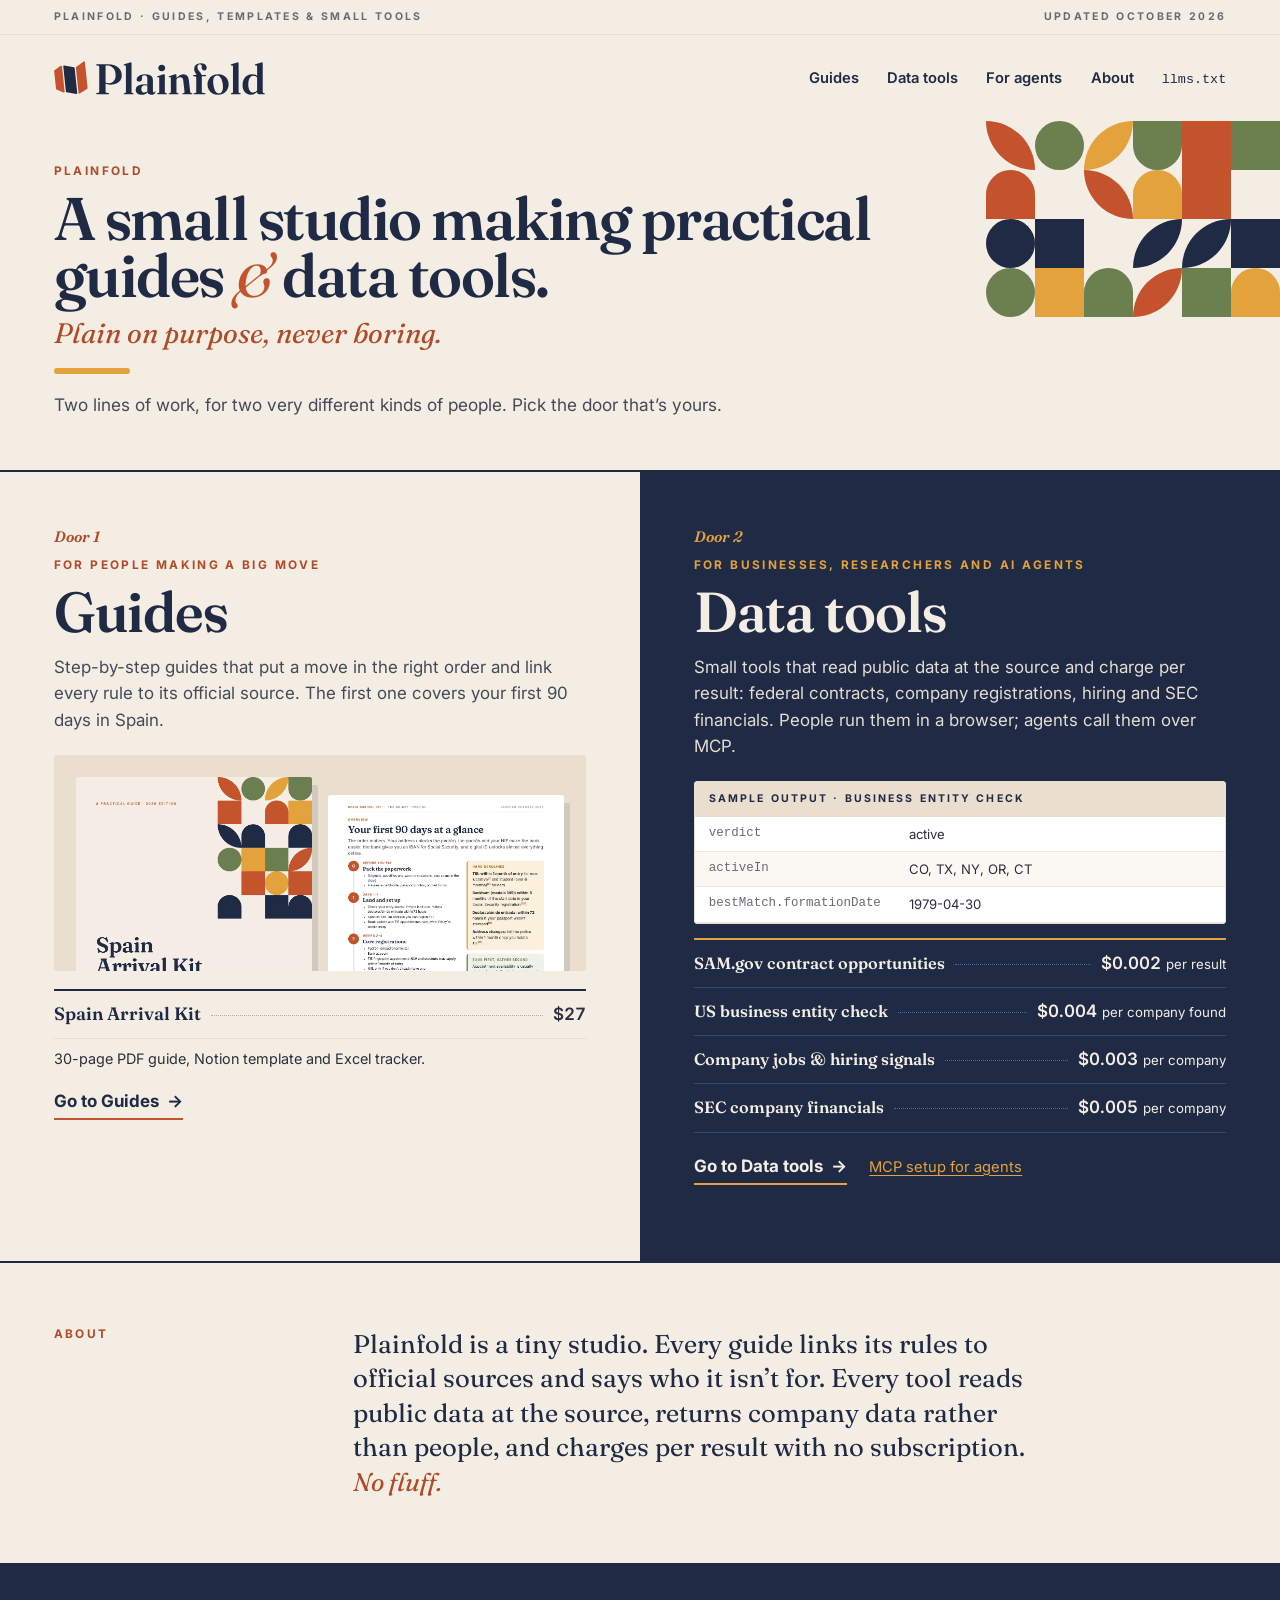
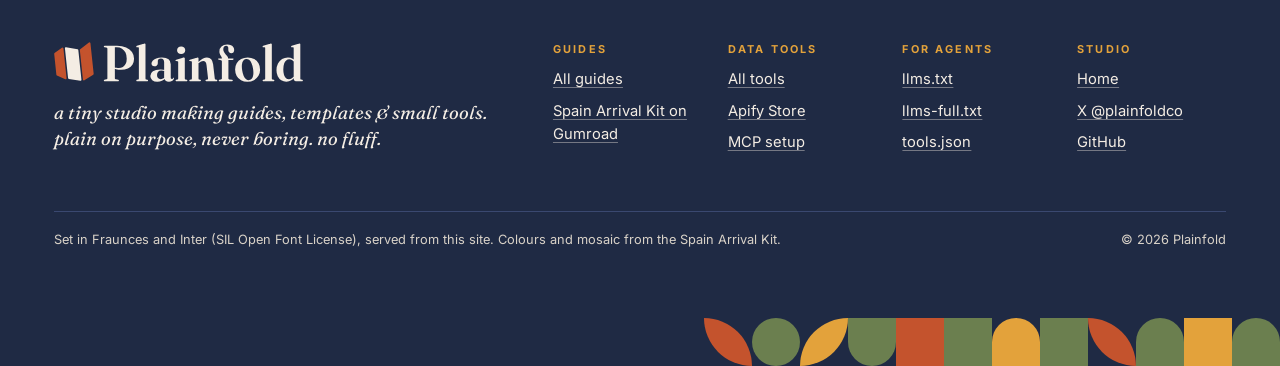
<file: index.html>
<!DOCTYPE html>
<html lang="en">
<head>
<meta charset="utf-8">
<meta name="viewport" content="width=device-width,initial-scale=1">
<title>Plainfold: a small studio making practical guides and data tools</title>
<meta name="description" content="Plainfold is a small studio with two lines of work: practical guides for people making a big move (starting with the Spain Arrival Kit), and pay-per-result data tools for businesses, researchers and AI agents.">
<link rel="canonical" href="https://plainfold.github.io/">
<meta name="theme-color" content="#1F2A44">
<link rel="icon" href="/favicon.ico" sizes="32x32"><link rel="icon" href="/favicon.svg" type="image/svg+xml"><link rel="apple-touch-icon" href="/assets/apple-touch-icon.png"><link rel="manifest" href="/site.webmanifest">
<link rel="preload" href="/assets/fonts/fraunces-roman.woff2" as="font" type="font/woff2" crossorigin>
<link rel="preload" href="/assets/fonts/inter.woff2" as="font" type="font/woff2" crossorigin>
<link rel="stylesheet" href="/assets/site.css">
<link rel="alternate" type="text/plain" title="llms.txt" href="/llms.txt">
<link rel="alternate" type="application/json" title="Plainfold tools (JSON)" href="/tools.json">
<meta property="og:type" content="website"><meta property="og:site_name" content="Plainfold"><meta property="og:title" content="Plainfold: a small studio making practical guides and data tools"><meta property="og:description" content="Plainfold is a small studio with two lines of work: practical guides for people making a big move (starting with the Spain Arrival Kit), and pay-per-result data tools for businesses, researchers and AI agents.">
<meta property="og:url" content="https://plainfold.github.io/"><meta property="og:image" content="https://plainfold.github.io/assets/og-image.png"><meta property="og:image:width" content="1200"><meta property="og:image:height" content="630"><meta property="og:image:alt" content="Plainfold: a small studio making practical guides and data tools">
<meta name="twitter:card" content="summary_large_image"><meta name="twitter:site" content="@plainfoldco">
<script type="application/ld+json">
{
 "@context": "https://schema.org",
 "@graph": [
  {
   "@type": "Organization",
   "@id": "https://plainfold.github.io/#org",
   "name": "Plainfold",
   "url": "https://plainfold.github.io/",
   "logo": {
    "@type": "ImageObject",
    "url": "https://plainfold.github.io/assets/plainfold-logo-light.png",
    "width": 800,
    "height": 151
   },
   "image": "https://plainfold.github.io/assets/plainfold-icon-512.png",
   "description": "A tiny studio making guides, templates & small tools: the Spain Arrival Kit, and pay-per-result data tools that people and AI agents can run.",
   "sameAs": [
    "https://github.com/plainfold",
    "https://apify.com/plainfold",
    "https://x.com/plainfoldco",
    "https://plainfold.gumroad.com"
   ]
  },
  {
   "@type": "WebSite",
   "@id": "https://plainfold.github.io/#site",
   "url": "https://plainfold.github.io/",
   "name": "Plainfold",
   "publisher": {
    "@id": "https://plainfold.github.io/#org"
   }
  },
  {
   "@type": "WebPage",
   "@id": "https://plainfold.github.io/#page",
   "url": "https://plainfold.github.io/",
   "name": "Plainfold",
   "description": "Plainfold is a small studio with two lines of work: practical guides for people making a big move (starting with the Spain Arrival Kit), and pay-per-result data tools for businesses, researchers and AI agents.",
   "isPartOf": {
    "@id": "https://plainfold.github.io/#site"
   },
   "about": {
    "@id": "https://plainfold.github.io/#org"
   },
   "breadcrumb": {
    "@id": "https://plainfold.github.io/#breadcrumbs"
   },
   "hasPart": [
    {
     "@type": "CollectionPage",
     "@id": "https://plainfold.github.io/guides/#page",
     "url": "https://plainfold.github.io/guides/",
     "name": "Guides"
    },
    {
     "@type": "CollectionPage",
     "@id": "https://plainfold.github.io/tools/#page",
     "url": "https://plainfold.github.io/tools/",
     "name": "Data tools"
    }
   ]
  },
  {
   "@type": "BreadcrumbList",
   "@id": "https://plainfold.github.io/#breadcrumbs",
   "itemListElement": [
    {
     "@type": "ListItem",
     "position": 1,
     "name": "Home",
     "item": "https://plainfold.github.io/"
    }
   ]
  }
 ]
}
</script>
</head>
<body>
<a class="skip" href="#main">Skip to content</a>
<div class="runhead"><div class="wrap"><span>Plainfold · Guides, templates &amp; small tools</span><span class="tnum rh-right">Updated October 2026</span></div></div>
<header class="masthead"><div class="wrap">
<a class="logo" href="/" aria-label="Plainfold home"><img src="/assets/plainfold-logo-light-web.svg" alt="Plainfold" width="213" height="34"></a>
<nav aria-label="Main"><ul><li><a href="/guides/">Guides</a></li><li><a href="/tools/">Data tools</a></li><li><a href="/tools/#agents">For agents</a></li><li><a href="/#about">About</a></li><li><a class="txt" href="/llms.txt">llms.txt</a></li></ul></nav>
</div></header>
<main id="main">
<section class="opening home-open" aria-labelledby="h1">
<div class="op-mosaic" aria-hidden="true"><img src="/assets/img/mosaic-cover.svg" alt="" width="600" height="400"></div>
<div class="wrap grid">
<div class="op-text">
<p class="kicker">Plainfold</p>
<h1 id="h1">A small studio making practical guides <span class="amp">&amp;</span> data tools.</h1>
<p class="motto">Plain on purpose, never boring.</p>
<span class="bar" aria-hidden="true"></span>
<p class="lede">Two lines of work, for two very different kinds of people. Pick the door that’s yours.</p>
</div>
</div>
</section>

<div class="doors">
<section class="door door-guides" id="guides" aria-labelledby="door-g">
<div class="door-in">
<span id="kit" class="anchor"></span>
<p class="door-no">Door 1</p>
<p class="kicker">For people making a big move</p>
<h2 id="door-g"><a href="/guides/">Guides</a></h2>
<p class="door-who">Step-by-step guides that put a move in the right order and link every rule to its official source. The first one covers your first 90 days in Spain.</p>
<a class="door-art" href="/guides/" aria-label="Spain Arrival Kit pages">
<img src="/assets/img/kit-cover.webp" alt="" width="909" height="1287" loading="lazy">
<img src="/assets/img/kit-p04-timeline.webp" alt="" width="909" height="1287" loading="lazy">
</a>
<p class="door-item"><a href="/guides/#kit">Spain Arrival Kit</a><span class="dots"></span><span class="pp tnum">$27</span></p>
<p class="door-meta">30-page PDF guide, Notion template and Excel tracker.</p>
<p><a class="door-go" href="/guides/">Go to Guides <span aria-hidden="true">→</span></a></p>
</div>
</section>
<section class="door door-tools" id="tools" aria-labelledby="door-t">
<div class="door-in">
<p class="door-no">Door 2</p>
<p class="kicker">For businesses, researchers and AI agents</p>
<h2 id="door-t"><a href="/tools/">Data tools</a></h2>
<p class="door-who">Small tools that read public data at the source and charge per result: federal contracts, company registrations, hiring and SEC financials. People run them in a browser; agents call them over MCP.</p>
<figure class="door-table"><div class="tbl-wrap"><table><caption>Sample output · business entity check</caption><tbody><tr><th scope="row">verdict</th><td>active</td></tr><tr><th scope="row">activeIn</th><td>CO, TX, NY, OR, CT</td></tr><tr><th scope="row">bestMatch.formationDate</th><td>1979-04-30</td></tr></tbody></table></div></figure>
<ul class="door-list"><li><a id="sam-gov-contract-opportunities" href="/tools/#sam-gov-contract-opportunities">SAM.gov contract opportunities</a><span class="dots"></span><span class="pp tnum">$0.002 <small>per result</small></span></li><li><a id="business-entity-check" href="/tools/#business-entity-check">US business entity check</a><span class="dots"></span><span class="pp tnum">$0.004 <small>per company found</small></span></li><li><a id="company-hiring-signals" href="/tools/#company-hiring-signals">Company jobs &amp; hiring signals</a><span class="dots"></span><span class="pp tnum">$0.003 <small>per company</small></span></li><li><a id="sec-company-financials" href="/tools/#sec-company-financials">SEC company financials</a><span class="dots"></span><span class="pp tnum">$0.005 <small>per company</small></span></li></ul>
<p><a class="door-go" href="/tools/">Go to Data tools <span aria-hidden="true">→</span></a><a id="agents" class="door-sub" href="/tools/#agents">MCP setup for agents</a></p>
</div>
</section>
</div>

<section class="about-line" id="about" aria-labelledby="about-h">
<div class="wrap grid">
<div class="sec-rail"><p class="kicker" id="about-h">About</p></div>
<div class="about-body">
<p>Plainfold is a tiny studio. Every guide links its rules to official sources and says who it isn’t for. Every tool reads public data at the source, returns company data rather than people, and charges per result with no subscription. <em>No fluff.</em></p>
</div>
</div>
</section>
</main>
<footer class="foot">
<div class="wrap grid">
<div class="foot-brand"><a class="logo" href="/" aria-label="Plainfold home"><img src="/assets/plainfold-logo-dark-web.svg" alt="Plainfold" width="250" height="40" loading="lazy"></a>
<p class="bio">a tiny studio making guides, templates &amp; small tools. plain on purpose, never boring. no fluff.</p></div>
<div class="foot-cols">
<div><h3>Guides</h3><ul><li><a href="/guides/">All guides</a></li><li><a href="https://plainfold.gumroad.com/l/hvrxff">Spain Arrival Kit on Gumroad</a></li></ul></div>
<div><h3>Data tools</h3><ul><li><a href="/tools/">All tools</a></li><li><a href="https://apify.com/plainfold">Apify Store</a></li><li><a href="/tools/#agents">MCP setup</a></li></ul></div>
<div><h3>For agents</h3><ul><li><a href="/llms.txt">llms.txt</a></li><li><a href="/llms-full.txt">llms-full.txt</a></li><li><a href="/tools.json">tools.json</a></li></ul></div>
<div><h3>Studio</h3><ul><li><a href="/">Home</a></li><li><a href="https://x.com/plainfoldco">X @plainfoldco</a></li><li><a href="https://github.com/plainfold">GitHub</a></li></ul></div>
</div>
<p class="colophon"><span>Set in Fraunces and Inter (SIL Open Font License), served from this site. Colours and mosaic from the Spain Arrival Kit.</span><span>© 2026 Plainfold</span></p>
</div>
<div class="foot-mosaic" aria-hidden="true"><img src="/assets/img/mosaic-strip.svg" alt="" width="576" height="48" loading="lazy"></div>
</footer>
</body>
</html>
</file>
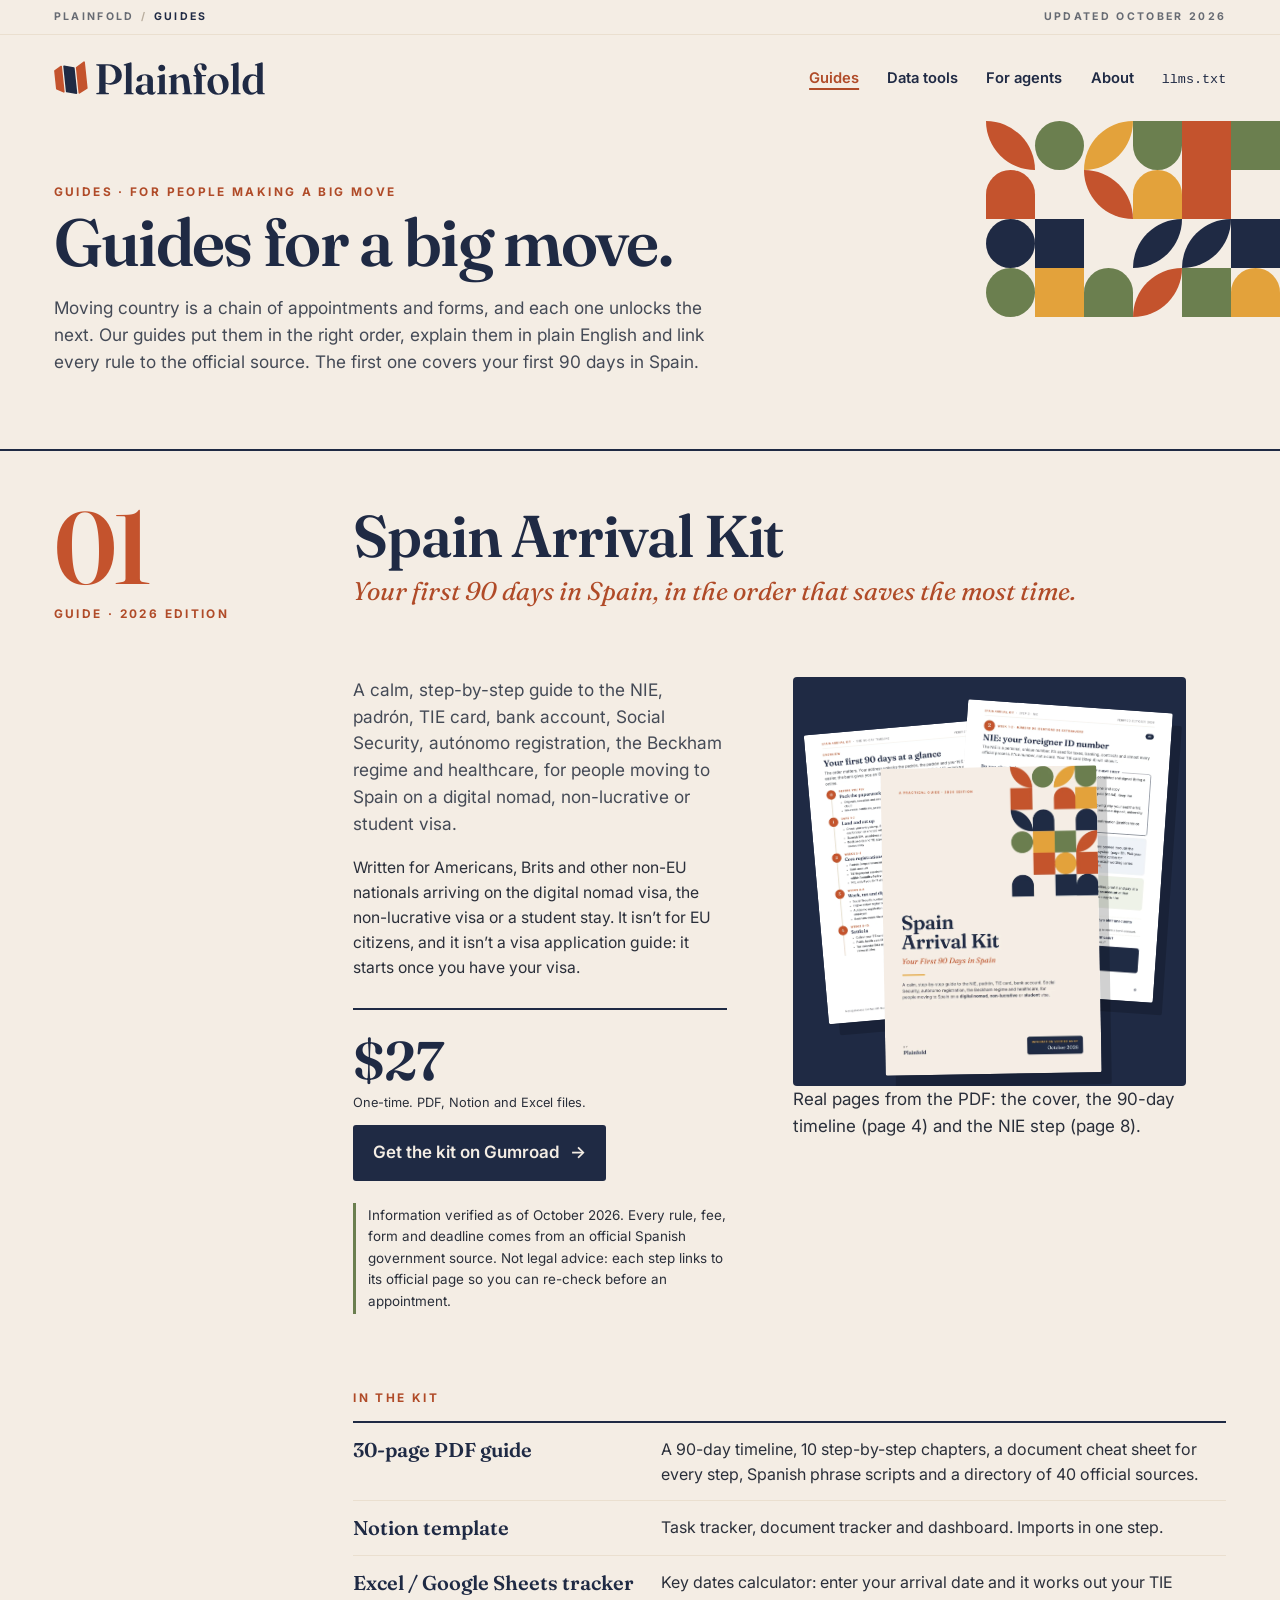
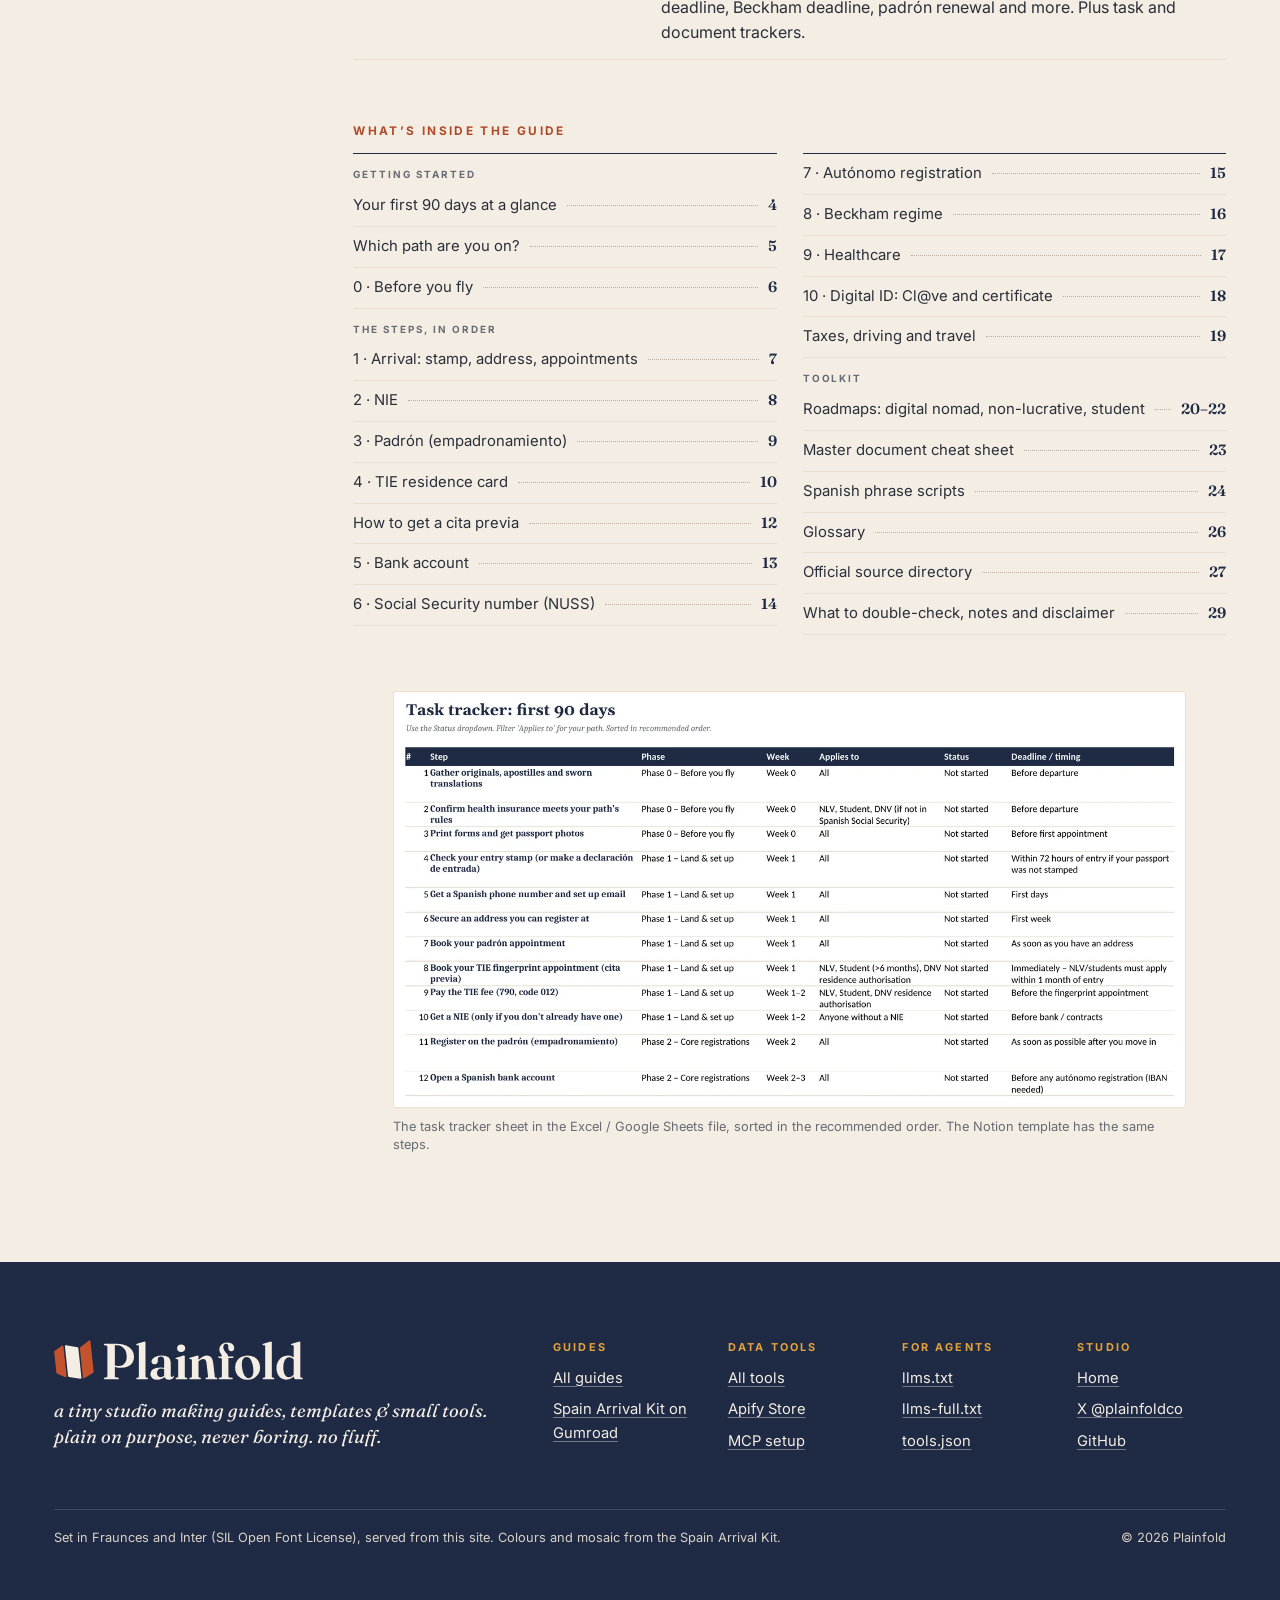
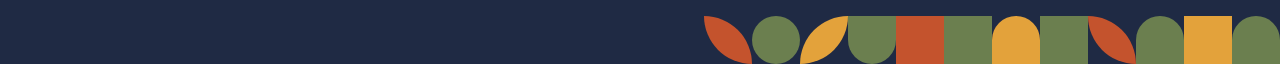
<file: guides/index.html>
<!DOCTYPE html>
<html lang="en">
<head>
<meta charset="utf-8">
<meta name="viewport" content="width=device-width,initial-scale=1">
<title>Guides: Spain Arrival Kit · Plainfold</title>
<meta name="description" content="Step-by-step guides for people making a big move. The Spain Arrival Kit covers your first 90 days in Spain: NIE, padrón, TIE, bank account, Social Security, autónomo and the Beckham regime. $27.">
<link rel="canonical" href="https://plainfold.github.io/guides/">
<meta name="theme-color" content="#1F2A44">
<link rel="icon" href="/favicon.ico" sizes="32x32"><link rel="icon" href="/favicon.svg" type="image/svg+xml"><link rel="apple-touch-icon" href="/assets/apple-touch-icon.png"><link rel="manifest" href="/site.webmanifest">
<link rel="preload" href="/assets/fonts/fraunces-roman.woff2" as="font" type="font/woff2" crossorigin>
<link rel="preload" href="/assets/fonts/inter.woff2" as="font" type="font/woff2" crossorigin>
<link rel="stylesheet" href="/assets/site.css">
<link rel="alternate" type="text/plain" title="llms.txt" href="/llms.txt">
<link rel="alternate" type="application/json" title="Plainfold tools (JSON)" href="/tools.json">
<meta property="og:type" content="website"><meta property="og:site_name" content="Plainfold"><meta property="og:title" content="Guides: Spain Arrival Kit · Plainfold"><meta property="og:description" content="Step-by-step guides for people making a big move. The Spain Arrival Kit covers your first 90 days in Spain: NIE, padrón, TIE, bank account, Social Security, autónomo and the Beckham regime. $27.">
<meta property="og:url" content="https://plainfold.github.io/guides/"><meta property="og:image" content="https://plainfold.github.io/assets/og-guides.png"><meta property="og:image:width" content="1200"><meta property="og:image:height" content="630"><meta property="og:image:alt" content="Guides: Spain Arrival Kit · Plainfold">
<meta name="twitter:card" content="summary_large_image"><meta name="twitter:site" content="@plainfoldco">
<script type="application/ld+json">
{
 "@context": "https://schema.org",
 "@graph": [
  {
   "@type": "Organization",
   "@id": "https://plainfold.github.io/#org",
   "name": "Plainfold",
   "url": "https://plainfold.github.io/",
   "logo": {
    "@type": "ImageObject",
    "url": "https://plainfold.github.io/assets/plainfold-logo-light.png",
    "width": 800,
    "height": 151
   },
   "image": "https://plainfold.github.io/assets/plainfold-icon-512.png",
   "description": "A tiny studio making guides, templates & small tools: the Spain Arrival Kit, and pay-per-result data tools that people and AI agents can run.",
   "sameAs": [
    "https://github.com/plainfold",
    "https://apify.com/plainfold",
    "https://x.com/plainfoldco",
    "https://plainfold.gumroad.com"
   ]
  },
  {
   "@type": "WebSite",
   "@id": "https://plainfold.github.io/#site",
   "url": "https://plainfold.github.io/",
   "name": "Plainfold",
   "publisher": {
    "@id": "https://plainfold.github.io/#org"
   }
  },
  {
   "@type": "CollectionPage",
   "@id": "https://plainfold.github.io/guides/#page",
   "url": "https://plainfold.github.io/guides/",
   "name": "Guides · Plainfold",
   "description": "Step-by-step guides for people making a big move. The Spain Arrival Kit covers your first 90 days in Spain: NIE, padrón, TIE, bank account, Social Security, autónomo and the Beckham regime. $27.",
   "isPartOf": {
    "@id": "https://plainfold.github.io/#site"
   },
   "publisher": {
    "@id": "https://plainfold.github.io/#org"
   },
   "breadcrumb": {
    "@id": "https://plainfold.github.io/guides/#breadcrumbs"
   },
   "mainEntity": {
    "@type": "ItemList",
    "itemListElement": [
     {
      "@type": "ListItem",
      "position": 1,
      "item": {
       "@type": "Product",
       "@id": "https://plainfold.github.io/guides/#kit",
       "name": "Spain Arrival Kit: Your First 90 Days in Spain",
       "url": "https://plainfold.gumroad.com/l/hvrxff",
       "description": "A calm, step-by-step guide to the NIE, padrón, TIE, bank account, Social Security, autónomo and the Beckham regime, for digital nomad, non-lucrative and student visa holders. 30-page PDF guide plus Notion and Excel trackers, with every rule linked to its official Spanish government source.",
       "image": "https://plainfold.github.io/assets/img/kit-cover.webp",
       "brand": {
        "@id": "https://plainfold.github.io/#org"
       },
       "offers": {
        "@type": "Offer",
        "price": "27",
        "priceCurrency": "USD",
        "url": "https://plainfold.gumroad.com/l/hvrxff",
        "availability": "https://schema.org/InStock"
       }
      }
     }
    ]
   }
  },
  {
   "@type": "BreadcrumbList",
   "@id": "https://plainfold.github.io/guides/#breadcrumbs",
   "itemListElement": [
    {
     "@type": "ListItem",
     "position": 1,
     "name": "Home",
     "item": "https://plainfold.github.io/"
    },
    {
     "@type": "ListItem",
     "position": 2,
     "name": "Guides",
     "item": "https://plainfold.github.io/guides/"
    }
   ]
  }
 ]
}
</script>
</head>
<body>
<a class="skip" href="#main">Skip to content</a>
<div class="runhead"><div class="wrap"><nav class="crumbs" aria-label="Breadcrumb"><ol><li><a href="/">Plainfold</a></li><li aria-current="page">Guides</li></ol></nav><span class="tnum rh-right">Updated October 2026</span></div></div>
<header class="masthead"><div class="wrap">
<a class="logo" href="/" aria-label="Plainfold home"><img src="/assets/plainfold-logo-light-web.svg" alt="Plainfold" width="213" height="34"></a>
<nav aria-label="Main"><ul><li><a href="/guides/" aria-current="page">Guides</a></li><li><a href="/tools/">Data tools</a></li><li><a href="/tools/#agents">For agents</a></li><li><a href="/#about">About</a></li><li><a class="txt" href="/llms.txt">llms.txt</a></li></ul></nav>
</div></header>
<main id="main">
<section class="opening sub-open" aria-labelledby="h1">
<div class="op-mosaic" aria-hidden="true"><img src="/assets/img/mosaic-cover.svg" alt="" width="600" height="400"></div>
<div class="wrap grid">
<div class="op-text">
<p class="kicker">Guides · for people making a big move</p>
<h1 id="h1">Guides for a big move.</h1>
<p class="lede">Moving country is a chain of appointments and forms, and each one unlocks the next. Our guides put them in the right order, explain them in plain English and link every rule to the official source. The first one covers your first 90 days in Spain.</p>
</div>
</div>
</section>

<section class="sec" id="kit" aria-labelledby="kit-h">
<div class="wrap grid">
<div class="sec-rail"><span class="sec-num" aria-hidden="true">01</span><p class="kicker">Guide · 2026 edition</p></div>
<div class="sec-head"><h2 id="kit-h">Spain Arrival Kit</h2><p class="sub">Your first 90 days in Spain, in the order that saves the most time.</p></div>

<div class="kit-text">
<p class="lede">A calm, step-by-step guide to the NIE, padrón, TIE card, bank account, Social Security, autónomo registration, the Beckham regime and healthcare, for people moving to Spain on a digital nomad, non-lucrative or student visa.</p>
<p class="who">Written for Americans, Brits and other non-EU nationals arriving on the digital nomad visa, the non-lucrative visa or a student stay. It isn’t for EU citizens, and it isn’t a visa application guide: it starts once you have your visa.</p>
<div class="buy">
<p class="price">$27<small>One-time. PDF, Notion and Excel files.</small></p>
<a class="btn" href="https://plainfold.gumroad.com/l/hvrxff">Get the kit on Gumroad <span aria-hidden="true">→</span></a>
</div>
<p class="fine">Information verified as of October 2026. Every rule, fee, form and deadline comes from an official Spanish government source. Not legal advice: each step links to its official page so you can re-check before an appointment.</p>
</div>

<figure class="kit-art">
<div class="fan">
<img class="pg1" src="/assets/img/kit-p04-timeline.webp" alt="Guide page 4: Your first 90 days at a glance" width="909" height="1287">
<img class="pg2" src="/assets/img/kit-p08-nie.webp" alt="Guide page 8: NIE, your foreigner ID number" width="909" height="1287">
<img class="pg0" src="/assets/img/kit-cover.webp" alt="Cover of the Spain Arrival Kit: Your First 90 Days in Spain, by Plainfold" width="909" height="1287">
</div>
<figcaption>Real pages from the PDF: the cover, the 90-day timeline (page 4) and the NIE step (page 8).</figcaption>
</figure>

<div class="kit-inc">
<h3>In the kit</h3>
<dl class="ledger">
<div><dt>30-page PDF guide</dt><dd>A 90-day timeline, 10 step-by-step chapters, a document cheat sheet for every step, Spanish phrase scripts and a directory of 40 official sources.</dd></div><div><dt>Notion template</dt><dd>Task tracker, document tracker and dashboard. Imports in one step.</dd></div><div><dt>Excel / Google Sheets tracker</dt><dd>Key dates calculator: enter your arrival date and it works out your TIE deadline, Beckham deadline, padrón renewal and more. Plus task and document trackers.</dd></div>
</dl>
</div>

<div class="toc">
<h3>What’s inside the guide</h3>
<ol class="c1"><li class="grp">Getting started</li><li><span>Your first 90 days at a glance</span><span class="dots"></span><span class="pg">4</span></li><li><span>Which path are you on?</span><span class="dots"></span><span class="pg">5</span></li><li><span>0 · Before you fly</span><span class="dots"></span><span class="pg">6</span></li><li class="grp">The steps, in order</li><li><span>1 · Arrival: stamp, address, appointments</span><span class="dots"></span><span class="pg">7</span></li><li><span>2 · NIE</span><span class="dots"></span><span class="pg">8</span></li><li><span>3 · Padrón (empadronamiento)</span><span class="dots"></span><span class="pg">9</span></li><li><span>4 · TIE residence card</span><span class="dots"></span><span class="pg">10</span></li><li><span>How to get a cita previa</span><span class="dots"></span><span class="pg">12</span></li><li><span>5 · Bank account</span><span class="dots"></span><span class="pg">13</span></li><li><span>6 · Social Security number (NUSS)</span><span class="dots"></span><span class="pg">14</span></li></ol>
<ol class="c2"><li><span>7 · Autónomo registration</span><span class="dots"></span><span class="pg">15</span></li><li><span>8 · Beckham regime</span><span class="dots"></span><span class="pg">16</span></li><li><span>9 · Healthcare</span><span class="dots"></span><span class="pg">17</span></li><li><span>10 · Digital ID: Cl@ve and certificate</span><span class="dots"></span><span class="pg">18</span></li><li><span>Taxes, driving and travel</span><span class="dots"></span><span class="pg">19</span></li><li class="grp">Toolkit</li><li><span>Roadmaps: digital nomad, non-lucrative, student</span><span class="dots"></span><span class="pg">20–22</span></li><li><span>Master document cheat sheet</span><span class="dots"></span><span class="pg">23</span></li><li><span>Spanish phrase scripts</span><span class="dots"></span><span class="pg">24</span></li><li><span>Glossary</span><span class="dots"></span><span class="pg">26</span></li><li><span>Official source directory</span><span class="dots"></span><span class="pg">27</span></li><li><span>What to double-check, notes and disclaimer</span><span class="dots"></span><span class="pg">29</span></li></ol>
</div>

<figure class="tracker">
<img src="/assets/img/kit-tracker.webp" alt="Task tracker sheet from the Excel tracker: step, phase, week, who it applies to, status and deadline" width="1400" height="734" loading="lazy">
<figcaption class="figcap">The task tracker sheet in the Excel / Google Sheets file, sorted in the recommended order. The Notion template has the same steps.</figcaption>
</figure>
</div>
</section>
</main>
<footer class="foot">
<div class="wrap grid">
<div class="foot-brand"><a class="logo" href="/" aria-label="Plainfold home"><img src="/assets/plainfold-logo-dark-web.svg" alt="Plainfold" width="250" height="40" loading="lazy"></a>
<p class="bio">a tiny studio making guides, templates &amp; small tools. plain on purpose, never boring. no fluff.</p></div>
<div class="foot-cols">
<div><h3>Guides</h3><ul><li><a href="/guides/">All guides</a></li><li><a href="https://plainfold.gumroad.com/l/hvrxff">Spain Arrival Kit on Gumroad</a></li></ul></div>
<div><h3>Data tools</h3><ul><li><a href="/tools/">All tools</a></li><li><a href="https://apify.com/plainfold">Apify Store</a></li><li><a href="/tools/#agents">MCP setup</a></li></ul></div>
<div><h3>For agents</h3><ul><li><a href="/llms.txt">llms.txt</a></li><li><a href="/llms-full.txt">llms-full.txt</a></li><li><a href="/tools.json">tools.json</a></li></ul></div>
<div><h3>Studio</h3><ul><li><a href="/">Home</a></li><li><a href="https://x.com/plainfoldco">X @plainfoldco</a></li><li><a href="https://github.com/plainfold">GitHub</a></li></ul></div>
</div>
<p class="colophon"><span>Set in Fraunces and Inter (SIL Open Font License), served from this site. Colours and mosaic from the Spain Arrival Kit.</span><span>© 2026 Plainfold</span></p>
</div>
<div class="foot-mosaic" aria-hidden="true"><img src="/assets/img/mosaic-strip.svg" alt="" width="576" height="48" loading="lazy"></div>
</footer>
</body>
</html>
</file>
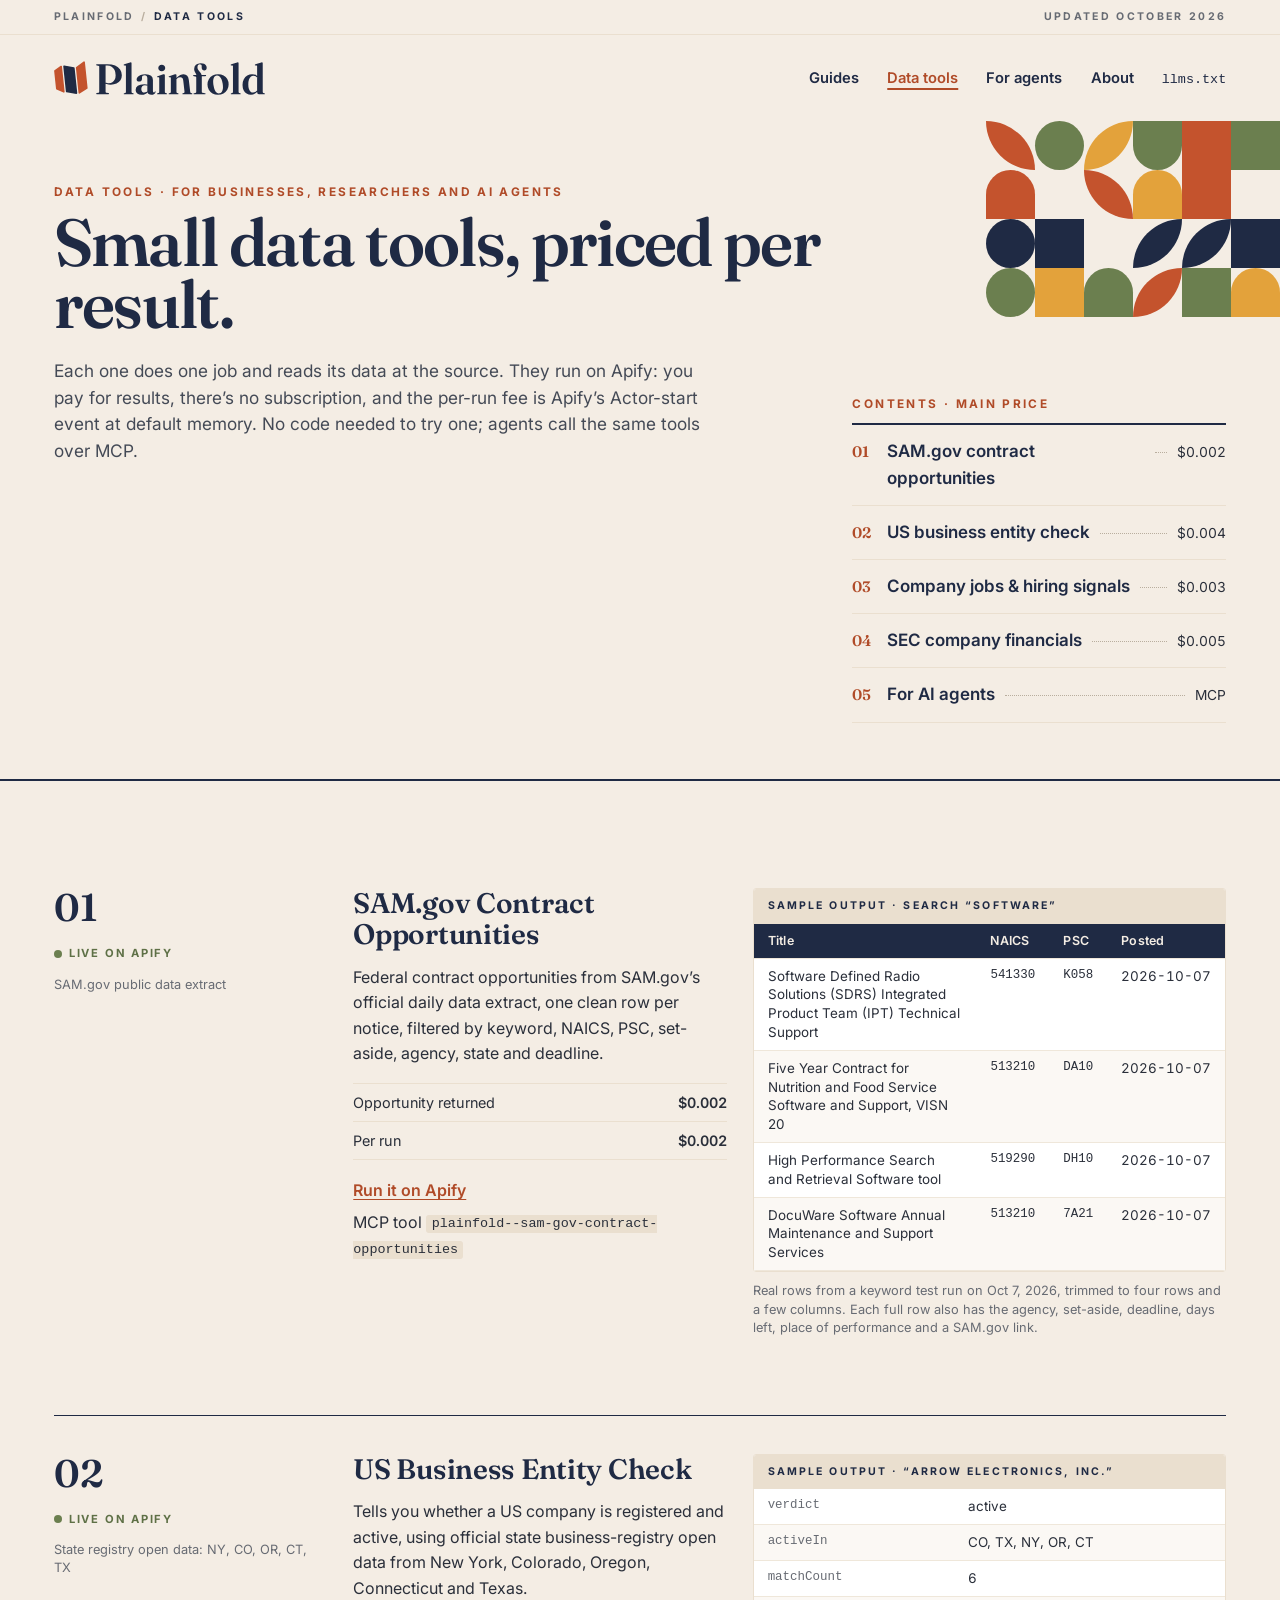
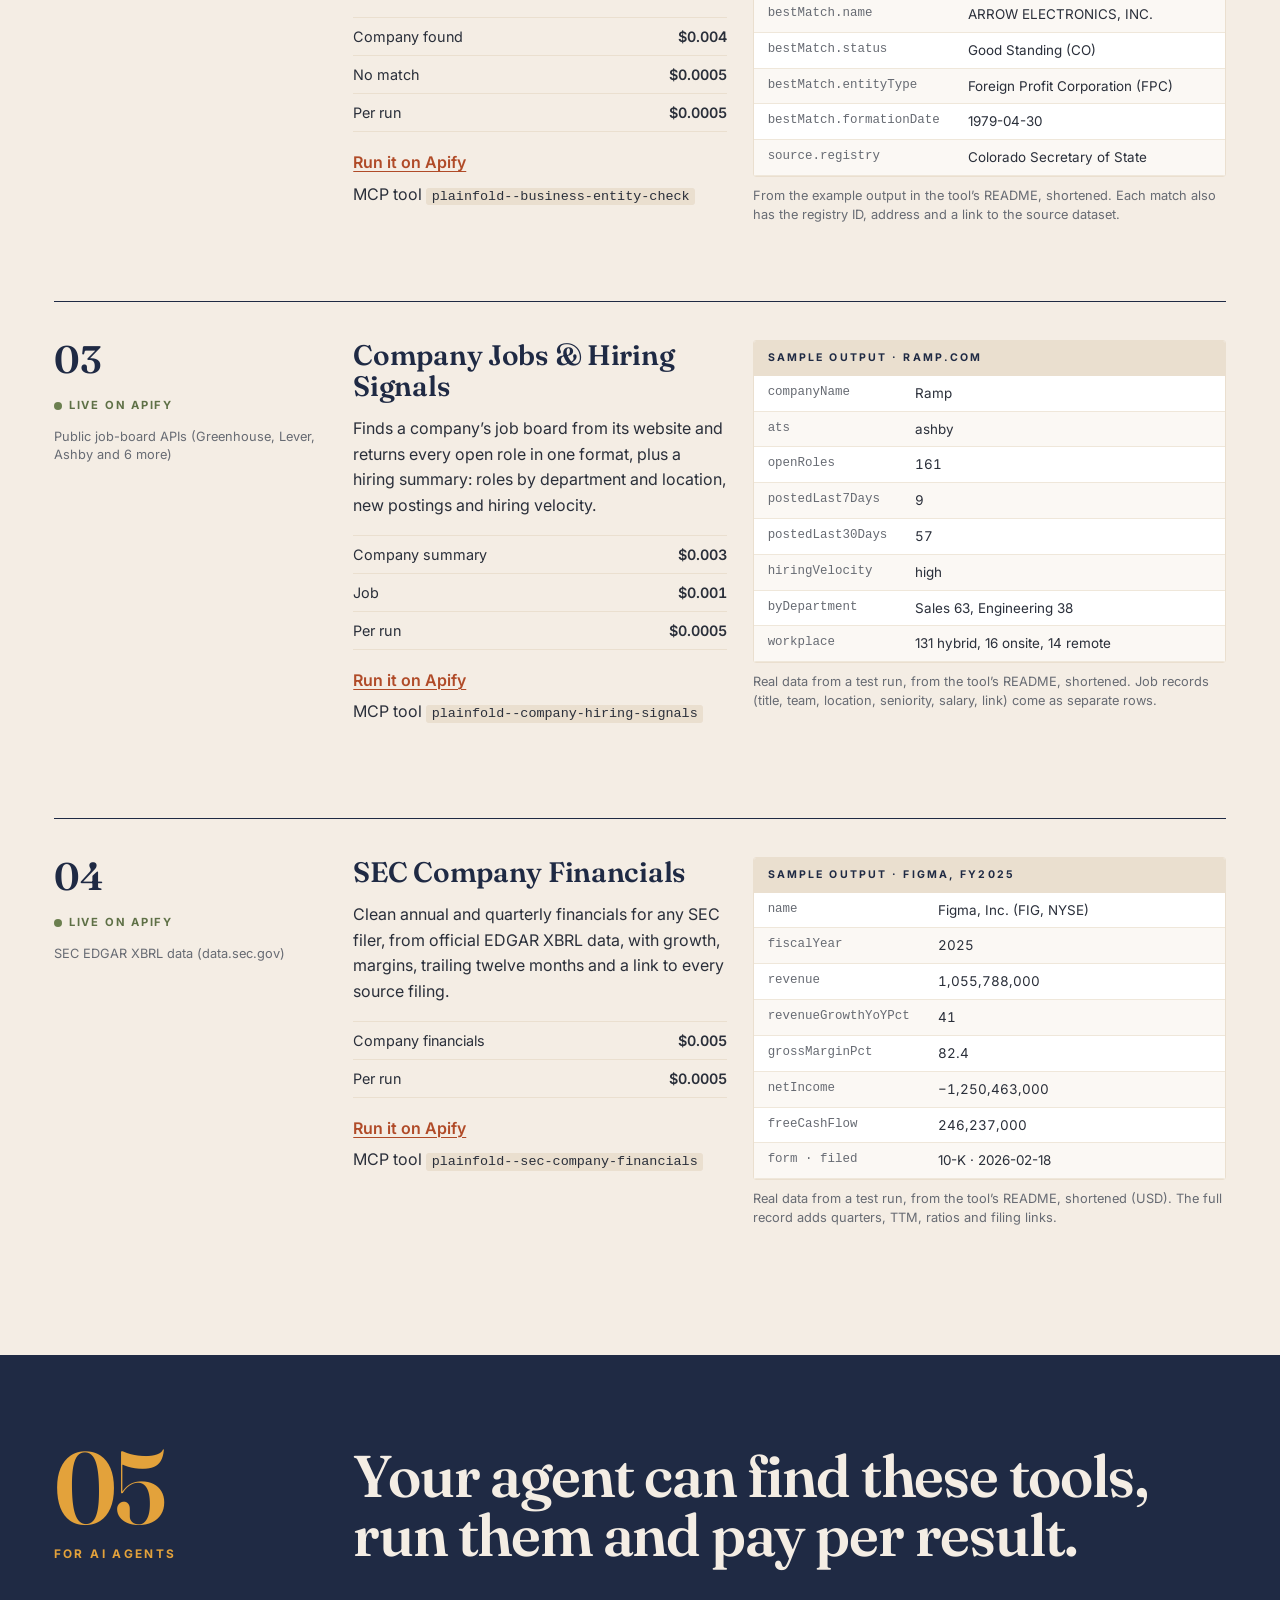
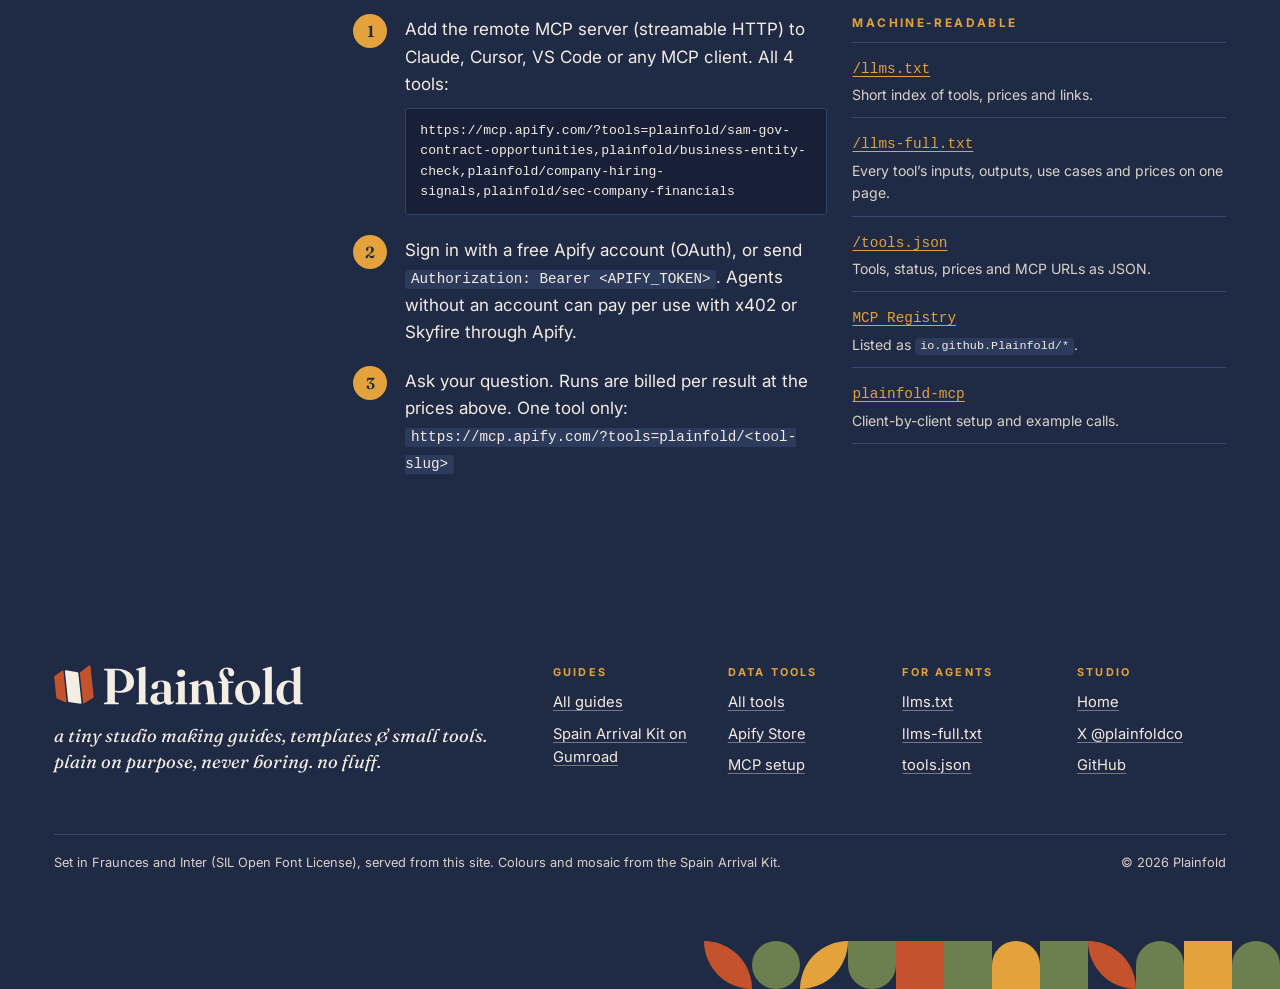
<file: tools/index.html>
<!DOCTYPE html>
<html lang="en">
<head>
<meta charset="utf-8">
<meta name="viewport" content="width=device-width,initial-scale=1">
<title>Data tools: SAM.gov, entity check, hiring signals, SEC · Plainfold</title>
<meta name="description" content="Four small pay-per-result data tools for businesses, researchers and AI agents: SAM.gov contract opportunities, US business entity check, company hiring signals and SEC company financials. Run them on Apify or call them over MCP.">
<link rel="canonical" href="https://plainfold.github.io/tools/">
<meta name="theme-color" content="#1F2A44">
<link rel="icon" href="/favicon.ico" sizes="32x32"><link rel="icon" href="/favicon.svg" type="image/svg+xml"><link rel="apple-touch-icon" href="/assets/apple-touch-icon.png"><link rel="manifest" href="/site.webmanifest">
<link rel="preload" href="/assets/fonts/fraunces-roman.woff2" as="font" type="font/woff2" crossorigin>
<link rel="preload" href="/assets/fonts/inter.woff2" as="font" type="font/woff2" crossorigin>
<link rel="stylesheet" href="/assets/site.css">
<link rel="alternate" type="text/plain" title="llms.txt" href="/llms.txt">
<link rel="alternate" type="application/json" title="Plainfold tools (JSON)" href="/tools.json">
<meta property="og:type" content="website"><meta property="og:site_name" content="Plainfold"><meta property="og:title" content="Data tools: SAM.gov, entity check, hiring signals, SEC · Plainfold"><meta property="og:description" content="Four small pay-per-result data tools for businesses, researchers and AI agents: SAM.gov contract opportunities, US business entity check, company hiring signals and SEC company financials. Run them on Apify or call them over MCP.">
<meta property="og:url" content="https://plainfold.github.io/tools/"><meta property="og:image" content="https://plainfold.github.io/assets/og-tools.png"><meta property="og:image:width" content="1200"><meta property="og:image:height" content="630"><meta property="og:image:alt" content="Data tools: SAM.gov, entity check, hiring signals, SEC · Plainfold">
<meta name="twitter:card" content="summary_large_image"><meta name="twitter:site" content="@plainfoldco">
<script type="application/ld+json">
{
 "@context": "https://schema.org",
 "@graph": [
  {
   "@type": "Organization",
   "@id": "https://plainfold.github.io/#org",
   "name": "Plainfold",
   "url": "https://plainfold.github.io/",
   "logo": {
    "@type": "ImageObject",
    "url": "https://plainfold.github.io/assets/plainfold-logo-light.png",
    "width": 800,
    "height": 151
   },
   "image": "https://plainfold.github.io/assets/plainfold-icon-512.png",
   "description": "A tiny studio making guides, templates & small tools: the Spain Arrival Kit, and pay-per-result data tools that people and AI agents can run.",
   "sameAs": [
    "https://github.com/plainfold",
    "https://apify.com/plainfold",
    "https://x.com/plainfoldco",
    "https://plainfold.gumroad.com"
   ]
  },
  {
   "@type": "WebSite",
   "@id": "https://plainfold.github.io/#site",
   "url": "https://plainfold.github.io/",
   "name": "Plainfold",
   "publisher": {
    "@id": "https://plainfold.github.io/#org"
   }
  },
  {
   "@type": "CollectionPage",
   "@id": "https://plainfold.github.io/tools/#page",
   "url": "https://plainfold.github.io/tools/",
   "name": "Data tools · Plainfold",
   "description": "Four small pay-per-result data tools for businesses, researchers and AI agents: SAM.gov contract opportunities, US business entity check, company hiring signals and SEC company financials. Run them on Apify or call them over MCP.",
   "isPartOf": {
    "@id": "https://plainfold.github.io/#site"
   },
   "publisher": {
    "@id": "https://plainfold.github.io/#org"
   },
   "breadcrumb": {
    "@id": "https://plainfold.github.io/tools/#breadcrumbs"
   },
   "mainEntity": {
    "@type": "ItemList",
    "itemListElement": [
     {
      "@type": "ListItem",
      "position": 1,
      "item": {
       "@type": "SoftwareApplication",
       "@id": "https://plainfold.github.io/tools/#sam-gov-contract-opportunities",
       "name": "SAM.gov Contract Opportunities",
       "applicationCategory": "BusinessApplication",
       "operatingSystem": "Web (API, MCP)",
       "description": "Search and monitor U.S. federal contract opportunities from SAM.gov's official daily data extract: RFPs, solicitations, sources sought and award notices.",
       "publisher": {
        "@id": "https://plainfold.github.io/#org"
       },
       "url": "https://apify.com/plainfold/sam-gov-contract-opportunities",
       "offers": [
        {
         "@type": "Offer",
         "name": "Per opportunity returned",
         "price": "0.002",
         "priceCurrency": "USD"
        },
        {
         "@type": "Offer",
         "name": "Per run",
         "price": "0.002",
         "priceCurrency": "USD"
        }
       ]
      }
     },
     {
      "@type": "ListItem",
      "position": 2,
      "item": {
       "@type": "SoftwareApplication",
       "@id": "https://plainfold.github.io/tools/#business-entity-check",
       "name": "US Business Entity Check",
       "applicationCategory": "BusinessApplication",
       "operatingSystem": "Web (API, MCP)",
       "description": "Check whether a US company is registered and active, using official state business-registry open data (New York, Colorado, Oregon, Connecticut, Texas).",
       "publisher": {
        "@id": "https://plainfold.github.io/#org"
       },
       "url": "https://apify.com/plainfold/business-entity-check",
       "offers": [
        {
         "@type": "Offer",
         "name": "Per company found",
         "price": "0.004",
         "priceCurrency": "USD"
        },
        {
         "@type": "Offer",
         "name": "Per lookup with no match",
         "price": "0.0005",
         "priceCurrency": "USD"
        },
        {
         "@type": "Offer",
         "name": "Per run",
         "price": "0.0005",
         "priceCurrency": "USD"
        }
       ]
      }
     },
     {
      "@type": "ListItem",
      "position": 3,
      "item": {
       "@type": "SoftwareApplication",
       "@id": "https://plainfold.github.io/tools/#company-hiring-signals",
       "name": "Company Jobs & Hiring Signals",
       "applicationCategory": "BusinessApplication",
       "operatingSystem": "Web (API, MCP)",
       "description": "Give a company website, name or job-board URL and get its open jobs in one clean format plus a hiring summary: roles by department and location, new postings, hiring velocity and growth hints.",
       "publisher": {
        "@id": "https://plainfold.github.io/#org"
       },
       "url": "https://apify.com/plainfold/company-hiring-signals",
       "offers": [
        {
         "@type": "Offer",
         "name": "Per company summary (job board found)",
         "price": "0.003",
         "priceCurrency": "USD"
        },
        {
         "@type": "Offer",
         "name": "Per job returned",
         "price": "0.001",
         "priceCurrency": "USD"
        },
        {
         "@type": "Offer",
         "name": "Per run",
         "price": "0.0005",
         "priceCurrency": "USD"
        }
       ]
      }
     },
     {
      "@type": "ListItem",
      "position": 4,
      "item": {
       "@type": "SoftwareApplication",
       "@id": "https://plainfold.github.io/tools/#sec-company-financials",
       "name": "SEC Company Financials",
       "applicationCategory": "BusinessApplication",
       "operatingSystem": "Web (API, MCP)",
       "description": "Get clean annual and quarterly financials for any SEC filer from official EDGAR XBRL data: revenue, net income, EPS, cash flow, assets, liabilities, cash, shares, margins, YoY growth and TTM, plus company info and latest filings with links.",
       "publisher": {
        "@id": "https://plainfold.github.io/#org"
       },
       "url": "https://apify.com/plainfold/sec-company-financials",
       "offers": [
        {
         "@type": "Offer",
         "name": "Per company with financial data",
         "price": "0.005",
         "priceCurrency": "USD"
        },
        {
         "@type": "Offer",
         "name": "Per run",
         "price": "0.0005",
         "priceCurrency": "USD"
        }
       ]
      }
     }
    ]
   }
  },
  {
   "@type": "BreadcrumbList",
   "@id": "https://plainfold.github.io/tools/#breadcrumbs",
   "itemListElement": [
    {
     "@type": "ListItem",
     "position": 1,
     "name": "Home",
     "item": "https://plainfold.github.io/"
    },
    {
     "@type": "ListItem",
     "position": 2,
     "name": "Data tools",
     "item": "https://plainfold.github.io/tools/"
    }
   ]
  }
 ]
}
</script>
</head>
<body>
<a class="skip" href="#main">Skip to content</a>
<div class="runhead"><div class="wrap"><nav class="crumbs" aria-label="Breadcrumb"><ol><li><a href="/">Plainfold</a></li><li aria-current="page">Data tools</li></ol></nav><span class="tnum rh-right">Updated October 2026</span></div></div>
<header class="masthead"><div class="wrap">
<a class="logo" href="/" aria-label="Plainfold home"><img src="/assets/plainfold-logo-light-web.svg" alt="Plainfold" width="213" height="34"></a>
<nav aria-label="Main"><ul><li><a href="/guides/">Guides</a></li><li><a href="/tools/" aria-current="page">Data tools</a></li><li><a href="/tools/#agents">For agents</a></li><li><a href="/#about">About</a></li><li><a class="txt" href="/llms.txt">llms.txt</a></li></ul></nav>
</div></header>
<main id="main">
<section class="opening sub-open" aria-labelledby="h1">
<div class="op-mosaic" aria-hidden="true"><img src="/assets/img/mosaic-cover.svg" alt="" width="600" height="400"></div>
<div class="wrap grid">
<div class="op-text">
<p class="kicker">Data tools · for businesses, researchers and AI agents</p>
<h1 id="h1">Small data tools, priced per result.</h1>
<p class="lede">Each one does one job and reads its data at the source. They run on Apify: you pay for results, there’s no subscription, and the per-run fee is Apify’s Actor-start event at default memory. No code needed to try one; agents call the same tools over MCP.</p>
</div>
<nav class="contents" aria-label="On this page">
<p class="kicker">Contents · main price</p>
<ol><li><a href="#sam-gov-contract-opportunities"><span class="n">01</span><span class="t">SAM.gov contract opportunities</span><span class="dots"></span><span class="p tnum">$0.002</span></a></li><li><a href="#business-entity-check"><span class="n">02</span><span class="t">US business entity check</span><span class="dots"></span><span class="p tnum">$0.004</span></a></li><li><a href="#company-hiring-signals"><span class="n">03</span><span class="t">Company jobs &amp; hiring signals</span><span class="dots"></span><span class="p tnum">$0.003</span></a></li><li><a href="#sec-company-financials"><span class="n">04</span><span class="t">SEC company financials</span><span class="dots"></span><span class="p tnum">$0.005</span></a></li><li><a href="#agents"><span class="n">05</span><span class="t">For AI agents</span><span class="dots"></span><span class="p">MCP</span></a></li></ol>
</nav>
</div>
</section>

<section class="sec tools-sec" aria-label="Tools">
<div class="wrap grid">
<div class="tools-list">
<article class="tool" id="sam-gov-contract-opportunities">
<div class="tool-meta"><span class="tool-no">01</span><span class="status">Live on Apify</span><span class="src">SAM.gov public data extract</span></div>
<div class="tool-body">
<h2 class="h3">SAM.gov Contract Opportunities</h2>
<p>Federal contract opportunities from SAM.gov’s official daily data extract, one clean row per notice, filtered by keyword, NAICS, PSC, set-aside, agency, state and deadline.</p>
<dl class="fees"><div><dt>Opportunity returned</dt><dd>$0.002</dd></div><div><dt>Per run</dt><dd>$0.002</dd></div></dl>
<p class="tool-links"><a href="https://apify.com/plainfold/sam-gov-contract-opportunities">Run it on Apify</a><span>MCP tool <code>plainfold--sam-gov-contract-opportunities</code></span></p>
</div>
<figure class="tool-sample"><div class="tbl-wrap"><table class="sam"><caption>Sample output · search “software”</caption><thead><tr><th scope="col">Title</th><th scope="col">NAICS</th><th scope="col" class="hide-sm">PSC</th><th scope="col">Posted</th></tr></thead><tbody><tr><td>Software Defined Radio Solutions (SDRS) Integrated Product Team (IPT) Technical Support</td><td class="code">541330</td><td class="code hide-sm">K058</td><td class="num">2026-10-07</td></tr><tr><td>Five Year Contract for Nutrition and Food Service Software and Support, VISN 20</td><td class="code">513210</td><td class="code hide-sm">DA10</td><td class="num">2026-10-07</td></tr><tr><td>High Performance Search and Retrieval Software tool</td><td class="code">519290</td><td class="code hide-sm">DH10</td><td class="num">2026-10-07</td></tr><tr><td>DocuWare Software Annual Maintenance and Support Services</td><td class="code">513210</td><td class="code hide-sm">7A21</td><td class="num">2026-10-07</td></tr></tbody></table></div><figcaption class="figcap">Real rows from a keyword test run on Oct 7, 2026, trimmed to four rows and a few columns. Each full row also has the agency, set-aside, deadline, days left, place of performance and a SAM.gov link.</figcaption></figure>
</article>
<article class="tool" id="business-entity-check">
<div class="tool-meta"><span class="tool-no">02</span><span class="status">Live on Apify</span><span class="src">State registry open data: NY, CO, OR, CT, TX</span></div>
<div class="tool-body">
<h2 class="h3">US Business Entity Check</h2>
<p>Tells you whether a US company is registered and active, using official state business-registry open data from New York, Colorado, Oregon, Connecticut and Texas.</p>
<dl class="fees"><div><dt>Company found</dt><dd>$0.004</dd></div><div><dt>No match</dt><dd>$0.0005</dd></div><div><dt>Per run</dt><dd>$0.0005</dd></div></dl>
<p class="tool-links"><a href="https://apify.com/plainfold/business-entity-check">Run it on Apify</a><span>MCP tool <code>plainfold--business-entity-check</code></span></p>
</div>
<figure class="tool-sample"><div class="tbl-wrap"><table><caption>Sample output · “Arrow Electronics, Inc.”</caption><tbody><tr><th scope="row">verdict</th><td>active</td></tr><tr><th scope="row">activeIn</th><td>CO, TX, NY, OR, CT</td></tr><tr><th scope="row">matchCount</th><td class="num">6</td></tr><tr><th scope="row">bestMatch.name</th><td>ARROW ELECTRONICS, INC.</td></tr><tr><th scope="row">bestMatch.status</th><td>Good Standing (CO)</td></tr><tr><th scope="row">bestMatch.entityType</th><td>Foreign Profit Corporation (FPC)</td></tr><tr><th scope="row">bestMatch.formationDate</th><td>1979-04-30</td></tr><tr><th scope="row">source.registry</th><td>Colorado Secretary of State</td></tr></tbody></table></div><figcaption class="figcap">From the example output in the tool’s README, shortened. Each match also has the registry ID, address and a link to the source dataset.</figcaption></figure>
</article>
<article class="tool" id="company-hiring-signals">
<div class="tool-meta"><span class="tool-no">03</span><span class="status">Live on Apify</span><span class="src">Public job-board APIs (Greenhouse, Lever, Ashby and 6 more)</span></div>
<div class="tool-body">
<h2 class="h3">Company Jobs &amp; Hiring Signals</h2>
<p>Finds a company’s job board from its website and returns every open role in one format, plus a hiring summary: roles by department and location, new postings and hiring velocity.</p>
<dl class="fees"><div><dt>Company summary</dt><dd>$0.003</dd></div><div><dt>Job</dt><dd>$0.001</dd></div><div><dt>Per run</dt><dd>$0.0005</dd></div></dl>
<p class="tool-links"><a href="https://apify.com/plainfold/company-hiring-signals">Run it on Apify</a><span>MCP tool <code>plainfold--company-hiring-signals</code></span></p>
</div>
<figure class="tool-sample"><div class="tbl-wrap"><table><caption>Sample output · ramp.com</caption><tbody><tr><th scope="row">companyName</th><td>Ramp</td></tr><tr><th scope="row">ats</th><td>ashby</td></tr><tr><th scope="row">openRoles</th><td class="num">161</td></tr><tr><th scope="row">postedLast7Days</th><td class="num">9</td></tr><tr><th scope="row">postedLast30Days</th><td class="num">57</td></tr><tr><th scope="row">hiringVelocity</th><td>high</td></tr><tr><th scope="row">byDepartment</th><td>Sales 63, Engineering 38</td></tr><tr><th scope="row">workplace</th><td>131 hybrid, 16 onsite, 14 remote</td></tr></tbody></table></div><figcaption class="figcap">Real data from a test run, from the tool’s README, shortened. Job records (title, team, location, seniority, salary, link) come as separate rows.</figcaption></figure>
</article>
<article class="tool" id="sec-company-financials">
<div class="tool-meta"><span class="tool-no">04</span><span class="status">Live on Apify</span><span class="src">SEC EDGAR XBRL data (data.sec.gov)</span></div>
<div class="tool-body">
<h2 class="h3">SEC Company Financials</h2>
<p>Clean annual and quarterly financials for any SEC filer, from official EDGAR XBRL data, with growth, margins, trailing twelve months and a link to every source filing.</p>
<dl class="fees"><div><dt>Company financials</dt><dd>$0.005</dd></div><div><dt>Per run</dt><dd>$0.0005</dd></div></dl>
<p class="tool-links"><a href="https://apify.com/plainfold/sec-company-financials">Run it on Apify</a><span>MCP tool <code>plainfold--sec-company-financials</code></span></p>
</div>
<figure class="tool-sample"><div class="tbl-wrap"><table><caption>Sample output · Figma, FY2025</caption><tbody><tr><th scope="row">name</th><td>Figma, Inc. (FIG, NYSE)</td></tr><tr><th scope="row">fiscalYear</th><td class="num">2025</td></tr><tr><th scope="row">revenue</th><td class="num">1,055,788,000</td></tr><tr><th scope="row">revenueGrowthYoYPct</th><td class="num">41</td></tr><tr><th scope="row">grossMarginPct</th><td class="num">82.4</td></tr><tr><th scope="row">netIncome</th><td class="num">−1,250,463,000</td></tr><tr><th scope="row">freeCashFlow</th><td class="num">246,237,000</td></tr><tr><th scope="row">form · filed</th><td>10-K · 2026-02-18</td></tr></tbody></table></div><figcaption class="figcap">Real data from a test run, from the tool’s README, shortened (USD). The full record adds quarters, TTM, ratios and filing links.</figcaption></figure>
</article>
</div>
</div>
</section>

<section class="sec dark" id="agents" aria-labelledby="agents-h">
<div class="wrap grid">
<div class="sec-rail"><span class="sec-num" aria-hidden="true">05</span><p class="kicker">For AI agents</p></div>
<div class="sec-head"><h2 id="agents-h">Your agent can find these tools, run them and pay per result.</h2></div>
<div class="ag-steps">
<ol>
<li>Add the remote MCP server (streamable HTTP) to Claude, Cursor, VS Code or any MCP client. All 4 tools:<span class="urlbox">https://mcp.apify.com/?tools=plainfold/sam-gov-contract-opportunities,plainfold/business-entity-check,plainfold/company-hiring-signals,plainfold/sec-company-financials</span></li>
<li>Sign in with a free Apify account (OAuth), or send <code>Authorization: Bearer &lt;APIFY_TOKEN&gt;</code>. Agents without an account can pay per use with x402 or Skyfire through Apify.</li>
<li>Ask your question. Runs are billed per result at the prices above. One tool only: <code>https://mcp.apify.com/?tools=plainfold/&lt;tool-slug&gt;</code></li>
</ol>
</div>
<div class="ag-files">
<h3>Machine-readable</h3>
<dl>
<div><dt><a href="/llms.txt">/llms.txt</a></dt><dd>Short index of tools, prices and links.</dd></div>
<div><dt><a href="/llms-full.txt">/llms-full.txt</a></dt><dd>Every tool’s inputs, outputs, use cases and prices on one page.</dd></div>
<div><dt><a href="/tools.json">/tools.json</a></dt><dd>Tools, status, prices and MCP URLs as JSON.</dd></div>
<div><dt><a href="https://registry.modelcontextprotocol.io/v0.1/servers?search=io.github.Plainfold">MCP Registry</a></dt><dd>Listed as <code>io.github.Plainfold/*</code>.</dd></div>
<div><dt><a href="https://github.com/plainfold/plainfold-mcp">plainfold-mcp</a></dt><dd>Client-by-client setup and example calls.</dd></div>
</dl>
</div>
</div>
</section>
</main>
<footer class="foot">
<div class="wrap grid">
<div class="foot-brand"><a class="logo" href="/" aria-label="Plainfold home"><img src="/assets/plainfold-logo-dark-web.svg" alt="Plainfold" width="250" height="40" loading="lazy"></a>
<p class="bio">a tiny studio making guides, templates &amp; small tools. plain on purpose, never boring. no fluff.</p></div>
<div class="foot-cols">
<div><h3>Guides</h3><ul><li><a href="/guides/">All guides</a></li><li><a href="https://plainfold.gumroad.com/l/hvrxff">Spain Arrival Kit on Gumroad</a></li></ul></div>
<div><h3>Data tools</h3><ul><li><a href="/tools/">All tools</a></li><li><a href="https://apify.com/plainfold">Apify Store</a></li><li><a href="/tools/#agents">MCP setup</a></li></ul></div>
<div><h3>For agents</h3><ul><li><a href="/llms.txt">llms.txt</a></li><li><a href="/llms-full.txt">llms-full.txt</a></li><li><a href="/tools.json">tools.json</a></li></ul></div>
<div><h3>Studio</h3><ul><li><a href="/">Home</a></li><li><a href="https://x.com/plainfoldco">X @plainfoldco</a></li><li><a href="https://github.com/plainfold">GitHub</a></li></ul></div>
</div>
<p class="colophon"><span>Set in Fraunces and Inter (SIL Open Font License), served from this site. Colours and mosaic from the Spain Arrival Kit.</span><span>© 2026 Plainfold</span></p>
</div>
<div class="foot-mosaic" aria-hidden="true"><img src="/assets/img/mosaic-strip.svg" alt="" width="576" height="48" loading="lazy"></div>
</footer>
</body>
</html>
</file>
<file: assets/site.css>
/* Plainfold site v2: house style (Spain Arrival Kit design system). No framework. */
@font-face{font-family:"Fraunces";src:url(/assets/fonts/fraunces-roman.woff2) format("woff2");font-weight:400 700;font-style:normal;font-display:swap}
@font-face{font-family:"Fraunces";src:url(/assets/fonts/fraunces-italic.woff2) format("woff2");font-weight:300 600;font-style:italic;font-display:swap}
@font-face{font-family:"Inter";src:url(/assets/fonts/inter.woff2) format("woff2");font-weight:400 700;font-style:normal;font-display:swap}
:root{
  --navy:#1F2A44;--terra:#C4532D;--terra-t:#B04B28;--sand:#F4EDE4;--sand2:#EADFCF;--olive:#6B7F4F;--olive-t:#5E7046;
  --saffron:#E3A23B;--ink:#2A2F3A;--muted-t:#676B73;--lede:#444A56;--white:#fff;--zebra:#FBF8F4;
  --serif:"Fraunces",Georgia,serif;--sans:"Inter",system-ui,-apple-system,"Segoe UI",sans-serif;
  --mono:ui-monospace,SFMono-Regular,Menlo,Consolas,monospace;
  --gut:clamp(20px,4.2vw,64px);--gap:clamp(16px,2vw,28px);
}
*,*::before,*::after{box-sizing:border-box}
html{-webkit-text-size-adjust:100%;scroll-behavior:smooth}
body{margin:0;background:var(--sand);color:var(--ink);font:400 17px/1.6 var(--sans);font-optical-sizing:auto;overflow-x:hidden;-webkit-font-smoothing:antialiased}
img{max-width:100%;height:auto;display:block}
a{color:var(--terra-t);text-decoration-thickness:1px;text-underline-offset:.18em}
a:hover{color:var(--navy)}
a:focus-visible{outline:3px solid var(--saffron);outline-offset:2px}
h1,h2,h3{font-family:var(--serif);font-weight:600;color:var(--navy);margin:0;letter-spacing:-.01em}
p{margin:0 0 1em}
code{font-family:var(--mono);font-size:.84em;background:var(--sand2);padding:.1em .4em;border-radius:3px;overflow-wrap:anywhere}
.skip{position:absolute;left:-999px;top:0;background:var(--navy);color:var(--sand);padding:8px 12px;z-index:9}
.skip:focus{left:8px;top:8px}
.wrap{max-width:1320px;margin:0 auto;padding:0 var(--gut)}
.grid{display:grid;grid-template-columns:repeat(12,minmax(0,1fr));column-gap:var(--gap)}
.kicker{font:700 .74rem/1.3 var(--sans);letter-spacing:.2em;text-transform:uppercase;color:var(--terra-t);margin:0 0 .9em}
.tnum{font-variant-numeric:tabular-nums lining-nums}

/* running head, like the guide's page header */
.runhead{border-bottom:1px solid var(--sand2)}
.runhead .wrap{display:flex;justify-content:space-between;gap:16px;font:700 .66rem/1 var(--sans);letter-spacing:.22em;text-transform:uppercase;color:var(--muted-t);padding-top:12px;padding-bottom:11px}
.masthead .wrap{display:flex;align-items:center;justify-content:space-between;gap:24px;padding-top:26px;padding-bottom:26px}
.masthead .logo img{height:34px;width:auto}
.masthead nav ul{list-style:none;margin:0;padding:0;display:flex;gap:clamp(14px,2.2vw,30px)}
.masthead nav a{color:var(--navy);text-decoration:none;font-weight:600;font-size:.92rem}
.masthead nav a:hover{color:var(--terra-t);text-decoration:underline}
.masthead nav a[aria-current=page]{color:var(--terra-t);text-decoration:underline;text-decoration-thickness:2px;text-underline-offset:.35em}
.masthead nav .txt{font-family:var(--mono);font-weight:400;font-size:.84rem}

/* opening */
.opening{position:relative;padding:clamp(28px,5vw,72px) 0 clamp(56px,7vw,104px);border-bottom:2px solid var(--navy)}
.op-mosaic{position:absolute;top:0;right:0;width:clamp(186px,23vw,336px);line-height:0}
.op-mosaic img{width:100%}
.op-text{grid-column:1/9}
.opening h1{font-size:clamp(3rem,7.6vw,7.4rem);line-height:.94;letter-spacing:-.025em;margin:0 0 .28em;font-weight:600}
.opening h1 .amp{font-style:italic;font-weight:400;color:var(--terra)}
.motto{font:italic 400 clamp(1.3rem,2.2vw,1.85rem)/1.2 var(--serif);color:var(--terra-t);margin:0}
.bar{display:block;width:76px;height:6px;border-radius:3px;background:var(--saffron);margin:24px 0 26px}
.lede{font-size:clamp(1.06rem,1.35vw,1.24rem);line-height:1.55;color:var(--lede);max-width:39em}
.contents{grid-column:9/13;align-self:end;margin-top:calc(clamp(186px,23vw,336px) * .7)}
.contents ol{list-style:none;margin:0;padding:0;border-top:2px solid var(--navy)}
.contents li a{display:flex;align-items:baseline;gap:10px;padding:13px 0;border-bottom:1px solid var(--sand2);color:var(--navy);text-decoration:none}
.contents li a:hover .t{color:var(--terra-t);text-decoration:underline}
.contents .n{font:600 .95rem var(--serif);color:var(--terra-t);min-width:1.6em}
.contents .t{font-weight:600}
.contents .dots{flex:1;border-bottom:1px dotted #B9AE9E;transform:translateY(-4px)}
.contents .p{font-size:.86rem;color:var(--ink)}

/* section shell */
.sec{padding:clamp(56px,7vw,112px) 0;border-bottom:2px solid var(--navy)}
.sec-rail{grid-column:1/4}
.sec-num{font:600 clamp(4.2rem,8vw,7.5rem)/.8 var(--serif);color:var(--terra);letter-spacing:-.04em;display:block;margin:0 0 18px}
.sec-head{grid-column:4/13}
.sec-head h2{font-size:clamp(2.2rem,4.6vw,4.2rem);line-height:1;letter-spacing:-.02em}
.sec-head .sub{font:italic 400 clamp(1.25rem,2vw,1.7rem)/1.25 var(--serif);color:var(--terra-t);margin:.35em 0 0}

/* kit */
.kit-text{grid-column:4/8;margin-top:clamp(28px,3.4vw,48px)}
.kit-art{grid-column:8/13;margin-top:clamp(28px,3.4vw,48px)}
.fan{position:relative;background:var(--navy);border-radius:4px;aspect-ratio:5/5.2;overflow:hidden}
.fan img{position:absolute;width:52%;border-radius:2px;box-shadow:0 1px 0 rgba(0,0,0,.08),10px 12px 0 rgba(0,0,0,.18)}
.fan .pg1{left:6%;top:12%;transform:rotate(-5deg)}
.fan .pg2{left:42%;top:7%;transform:rotate(4deg)}
.fan .pg0{left:23%;top:22%;width:55%;z-index:2;transform:rotate(-1deg)}
.fan figcaption,.figcap{font-size:.8rem;color:var(--muted-t);margin-top:10px;line-height:1.45}
.who{font-size:.98rem}
.kit-inc{grid-column:4/13;margin-top:clamp(44px,5vw,72px)}
.kit-inc h3,.toc h3{font:700 .74rem/1.3 var(--sans);letter-spacing:.2em;text-transform:uppercase;color:var(--terra-t);margin:0 0 14px}
.ledger{margin:0;border-top:2px solid var(--navy)}
.ledger div{display:grid;grid-template-columns:minmax(0,3fr) minmax(0,6fr);gap:var(--gap);padding:14px 0;border-bottom:1px solid var(--sand2)}
.ledger dt{font:600 1.25rem/1.3 var(--serif);color:var(--navy)}
.ledger dd{margin:0;font-size:1rem;line-height:1.55;max-width:40em}
.buy{display:flex;flex-wrap:wrap;align-items:center;gap:14px 26px;margin:28px 0 22px;padding-top:24px;border-top:2px solid var(--navy)}
.price{margin:0;font:600 3.4rem/1 var(--serif);color:var(--navy);letter-spacing:-.02em}
.price small{display:block;font:400 .8rem/1.3 var(--sans);color:var(--ink);letter-spacing:0;margin-top:6px}
.btn{display:inline-flex;align-items:center;gap:.6em;background:var(--navy);color:var(--sand);text-decoration:none;font-weight:600;padding:14px 20px;border-radius:3px}
.btn:hover{background:var(--terra-t);color:#fff}
.fine{font-size:.84rem;color:var(--ink);border-left:3px solid var(--olive);padding:2px 0 2px 12px;max-width:34em}
.toc{grid-column:4/13;margin-top:clamp(44px,5vw,72px);display:grid;grid-template-columns:repeat(12,minmax(0,1fr));column-gap:var(--gap)}
.toc h3{grid-column:1/-1}
.toc ol{list-style:none;margin:0;padding:0;border-top:1px solid var(--navy)}
.toc .c1{grid-column:1/7}.toc .c2{grid-column:7/13}
.toc li{display:flex;align-items:baseline;gap:10px;padding:8px 0;border-bottom:1px solid var(--sand2);font-size:.93rem}
.toc .dots{flex:1;border-bottom:1px dotted #B9AE9E;transform:translateY(-4px)}
.toc .pg{font:600 .93rem var(--serif);color:var(--navy);white-space:nowrap}
.toc .grp{font:700 .62rem/1 var(--sans);letter-spacing:.2em;text-transform:uppercase;color:var(--muted-t);padding:16px 0 6px;border-bottom:0}
.tracker{grid-column:4/13;margin-top:clamp(40px,4.4vw,64px)}
.tracker img{border:1px solid var(--sand2);background:#fff;border-radius:3px}

/* tools */
.tools-intro{grid-column:4/11;margin-top:clamp(20px,2.4vw,32px)}
.tools-intro p{font-size:1.08rem;color:var(--lede)}
.tool{grid-column:1/13;display:grid;grid-template-columns:repeat(12,minmax(0,1fr));column-gap:var(--gap);border-top:1px solid var(--navy);padding:clamp(28px,3vw,44px) 0;margin-top:clamp(28px,3vw,44px)}
.tools-list{grid-column:1/13}
.tools-list .tool:first-child{margin-top:clamp(36px,4vw,56px)}
.tool-meta{grid-column:1/4}
.tool-no{font:600 2.4rem/1 var(--serif);color:var(--navy);display:block;margin-bottom:12px}
.status{display:inline-flex;align-items:center;gap:7px;font:700 .7rem/1 var(--sans);letter-spacing:.16em;text-transform:uppercase;color:var(--olive-t)}
.status::before{content:"";width:8px;height:8px;border-radius:50%;background:var(--olive)}
.status.soon{color:var(--muted-t)}.status.soon::before{background:transparent;border:1.5px solid var(--muted-t)}
.src{display:block;font-size:.8rem;color:var(--muted-t);margin-top:10px;line-height:1.4}
.tool-body{grid-column:4/8}
.tool-body h2,.tool-body h3{font-size:clamp(1.5rem,2.2vw,2rem);line-height:1.1;margin-bottom:.5em}
.tool-body p{font-size:1rem}
.fees{margin:16px 0 18px;border-top:1px solid var(--sand2)}
.fees div{display:flex;justify-content:space-between;gap:12px;padding:7px 0;border-bottom:1px solid var(--sand2);font-size:.9rem}
.fees dd{margin:0;font-weight:600;font-variant-numeric:tabular-nums}
.tool-links{font-size:.9rem;display:flex;flex-wrap:wrap;gap:6px 18px;align-items:baseline}
.tool-links a{font-weight:600}
.tool-sample{grid-column:8/13;margin:0}
.tbl-wrap{overflow-x:auto;background:#fff;border:1px solid var(--sand2);border-radius:3px}
table{border-collapse:collapse;width:100%;font-size:.84rem;line-height:1.4}
caption{caption-side:top;text-align:left;font:700 .66rem/1 var(--sans);letter-spacing:.2em;text-transform:uppercase;color:var(--navy);padding:12px 14px;background:var(--sand2)}
th,td{text-align:left;vertical-align:top;padding:8px 14px;border-bottom:1px solid #EFE7DA}
thead th{background:var(--navy);color:var(--sand);font-weight:600;font-size:.78rem;letter-spacing:.02em}
tbody tr:nth-child(even){background:var(--zebra)}
tbody th{font:400 .78rem/1.4 var(--mono);color:var(--muted-t);white-space:nowrap;width:1%}
td.num{font-variant-numeric:tabular-nums;white-space:nowrap}
td.code{font-family:var(--mono);font-size:.78rem;white-space:nowrap}

/* agents (dark) */
.dark{background:var(--navy);color:var(--sand);border-bottom:0}
.dark h2,.dark h3{color:var(--sand)}
.dark .kicker{color:var(--saffron)}
.dark .sec-num{color:var(--saffron)}
.dark a{color:var(--saffron)}
.dark a:hover{color:#fff}
.dark code{background:#2C3A5C;color:var(--sand)}
.ag-steps{grid-column:4/9;margin-top:clamp(28px,3.4vw,48px)}
.ag-steps ol{list-style:none;margin:0;padding:0;counter-reset:s}
.ag-steps li{counter-increment:s;position:relative;padding:0 0 22px 52px}
.ag-steps li::before{content:counter(s);position:absolute;left:0;top:-2px;width:34px;height:34px;border-radius:50%;background:var(--saffron);color:var(--navy);font:600 1rem/34px var(--serif);text-align:center}
.urlbox{display:block;font:400 .82rem/1.55 var(--mono);background:#172036;border:1px solid #34436A;color:var(--sand);padding:12px 14px;margin-top:10px;overflow-wrap:anywhere;border-radius:3px}
.ag-files{grid-column:9/13;margin-top:clamp(28px,3.4vw,48px)}
.ag-files h3{font:700 .74rem/1.3 var(--sans);letter-spacing:.2em;text-transform:uppercase;color:var(--saffron);margin-bottom:10px}
.ag-files dl{margin:0;border-top:1px solid #3A4870}
.ag-files div{padding:11px 0;border-bottom:1px solid #3A4870}
.ag-files dt a{font-family:var(--mono);font-size:.9rem}
.ag-files dd{margin:3px 0 0;font-size:.88rem;color:#D9D2C8}

/* about */
.about-quote{grid-column:4/9;margin-top:clamp(24px,3vw,40px)}
.about-quote p{font:400 clamp(1.6rem,2.8vw,2.5rem)/1.18 var(--serif);color:var(--navy);letter-spacing:-.01em}
.about-quote em{color:var(--terra-t)}
.rules{grid-column:9/13;margin-top:clamp(24px,3vw,40px)}
.rules ol{list-style:none;margin:0;padding:0;border-top:2px solid var(--navy)}
.rules li{padding:14px 0 16px;border-bottom:1px solid var(--sand2);font-size:.94rem}
.rules b{display:block;font:600 1.12rem/1.3 var(--serif);color:var(--navy);margin-bottom:4px}
.rules b span{color:var(--terra-t);margin-right:.4em}

/* footer */
.foot{background:var(--navy);color:var(--sand);position:relative;overflow:hidden}
.foot .wrap{padding-top:clamp(48px,6vw,80px);padding-bottom:clamp(84px,8vw,120px)}
.foot .logo img{height:40px;width:auto}
.foot .bio{font:italic 400 1.15rem/1.4 var(--serif);color:var(--sand);margin:18px 0 0;max-width:24em}
.foot-cols{grid-column:6/13;display:grid;grid-template-columns:repeat(4,minmax(0,1fr));gap:var(--gap)}
.foot-brand{grid-column:1/6}
.foot h3{font:700 .68rem/1.3 var(--sans);letter-spacing:.2em;text-transform:uppercase;color:var(--saffron);margin:0 0 12px}
.foot ul{list-style:none;margin:0;padding:0;font-size:.92rem}
.foot li{margin:0 0 8px}
.foot a{color:var(--sand);text-decoration-color:rgba(244,237,228,.4)}
.foot a:hover{color:var(--saffron)}
.colophon{grid-column:1/13;margin-top:48px;padding-top:18px;border-top:1px solid #3A4870;font-size:.8rem;color:#D9D2C8;display:flex;flex-wrap:wrap;justify-content:space-between;gap:8px 24px}
.foot-mosaic{position:absolute;right:0;bottom:0;height:48px;line-height:0}
.foot-mosaic img{height:48px;width:auto}

/* ---------- tablet ---------- */
@media (max-width:1080px){
  .op-text{grid-column:1/13}
  .contents{grid-column:1/13;margin-top:40px;max-width:560px}
  .sec-rail{grid-column:1/13;display:flex;align-items:baseline;gap:18px}
  .sec-num{margin:0}
  .sec-head{grid-column:1/13;margin-top:14px}
  .kit-text{grid-column:1/8}.kit-art{grid-column:8/13}
  .toc,.tracker,.kit-inc{grid-column:1/13}
  .tools-intro{grid-column:1/12}
  .tool-meta{grid-column:1/13;display:flex;align-items:center;gap:18px;margin-bottom:14px}
  .tool-no{margin:0;font-size:1.9rem}.src{margin:0}
  .tool-body{grid-column:1/7}.tool-sample{grid-column:7/13}
  .ag-steps{grid-column:1/8}.ag-files{grid-column:8/13}
  .about-quote{grid-column:1/8}.rules{grid-column:8/13}
  .foot-brand{grid-column:1/13}.foot-cols{grid-column:1/13;margin-top:36px}
}
/* ---------- phone ---------- */
@media (max-width:720px){
  body{font-size:16px}
  .runhead .wrap span:last-child{display:none}
  .runhead .wrap span{white-space:nowrap;overflow:hidden;text-overflow:ellipsis;letter-spacing:.16em}
  .masthead .wrap{flex-direction:column;align-items:flex-start;gap:16px;padding-top:20px;padding-bottom:18px}
  .masthead .logo img{height:30px}
  .masthead nav{width:100%}
  .masthead nav ul{flex-wrap:wrap;gap:8px 18px}
  .opening{padding-top:calc(clamp(186px,23vw,336px) * .62 + 10px)}
  .op-mosaic{width:186px}
  .opening h1{font-size:clamp(2.7rem,12.6vw,4rem)}
  .kit-text,.kit-art{grid-column:1/13}
  .kit-art{margin-top:36px}
  .ledger div{grid-template-columns:1fr;gap:4px}
  .toc .c1,.toc .c2{grid-column:1/13}
  .toc .c2{border-top:0}
  .tool-meta{flex-wrap:wrap;gap:6px 14px}.src{flex-basis:100%}
  .tool-body,.tool-sample{grid-column:1/13}
  .tool-sample{margin-top:22px}
  .ag-steps,.ag-files,.about-quote,.rules{grid-column:1/13}
  .ag-steps li{padding-left:46px}
  .foot-cols{grid-template-columns:repeat(2,minmax(0,1fr));row-gap:28px}
  .colophon{flex-direction:column}
  .price{font-size:2.8rem}
  table{font-size:.8rem}
  th,td{padding:7px 10px}
  .sam td.hide-sm,.sam th.hide-sm{display:none}
}

/* ---------- v3: multi-page IA ---------- */
.crumbs ol{list-style:none;margin:0;padding:0;display:flex;gap:.6em;flex-wrap:wrap}
.crumbs li+li::before{content:"/";margin-right:.6em;color:#B9AE9E}
.crumbs a{color:var(--muted-t);text-decoration:none}
.crumbs a:hover{color:var(--terra-t);text-decoration:underline}
.crumbs [aria-current]{color:var(--navy)}
.anchor{position:absolute;top:0}
.home-open{border-bottom:0;padding-top:clamp(24px,3.4vw,48px);padding-bottom:clamp(36px,4vw,56px)}
.home-open .op-text{grid-column:1/10}
.home-open h1{font-size:clamp(2.6rem,4.7vw,4.6rem);margin-bottom:.22em}
.home-open .bar{margin:18px 0 18px}
.home-open .lede{margin:0}
.sub-open{padding-bottom:clamp(36px,4.4vw,64px)}
.sub-open h1{font-size:clamp(2.5rem,5.2vw,5rem)}
.sub-open .lede{margin-top:22px}
.sub-open .contents{margin-top:calc(clamp(186px,23vw,336px) * .72)}
.tools-sec{padding-top:0}
.tools-sec .tools-list .tool:first-child{margin-top:0}
.doors{display:grid;grid-template-columns:1fr 1fr;border-top:2px solid var(--navy);border-bottom:2px solid var(--navy)}
.door{position:relative;padding:clamp(36px,4.4vw,64px) 0 clamp(40px,4.6vw,68px)}
.door-in{padding:0 var(--gut);max-width:660px}
.door-guides .door-in{margin-left:auto}
.door-tools{background:var(--navy);color:var(--sand)}
.door-no{font:600 .95rem/1 var(--serif);font-style:italic;color:var(--terra-t);margin:0 0 14px}
.door-tools .door-no{color:var(--saffron)}
.door h2{font-size:clamp(2.4rem,4.4vw,4rem);line-height:1;letter-spacing:-.02em;margin:0 0 14px}
.door h2 a{color:inherit;text-decoration:none}
.door h2 a:hover{text-decoration:underline;text-decoration-thickness:2px}
.door-tools h2{color:var(--sand)}
.door-tools .kicker{color:var(--saffron)}
.door-who{font-size:1.06rem;line-height:1.55;max-width:32em;color:var(--lede)}
.door-tools .door-who{color:#E4DDD2}
.door-art{display:flex;gap:16px;background:var(--sand2);padding:22px 22px 0;border-radius:3px;margin:22px 0 18px;height:216px;overflow:hidden}
.door-art img{width:calc(50% - 8px);height:auto;align-self:flex-start;box-shadow:6px 8px 0 rgba(31,42,68,.12);border-radius:2px}
.door-art img+img{transform:translateY(18px)}
.door-art:hover{background:#E3D5C1}
.door-item,.door-list li{display:flex;align-items:baseline;gap:10px;margin:0;padding:10px 0;border-bottom:1px solid var(--sand2)}
.door-item{border-top:2px solid var(--navy)}
.door-item a,.door-list a{font:600 1.12rem/1.3 var(--serif);color:var(--navy);text-decoration:none}
.door-item a:hover,.door-list a:hover{text-decoration:underline}
.door-meta{font-size:.9rem;margin:8px 0 18px}
.dots{flex:1;border-bottom:1px dotted #B9AE9E;transform:translateY(-4px);min-width:12px}
.pp{font-weight:600;white-space:nowrap}
.pp small{font-weight:400;font-size:.78em}
.door-table{margin:22px 0 14px}
.door-table table{font-size:.82rem;color:var(--ink)}
.door-table tbody th{color:var(--muted-t)}
.door-list{list-style:none;margin:0 0 20px;padding:0;border-top:2px solid var(--saffron)}
.door-list li{border-bottom:1px solid #3A4870}
.door-list a{color:var(--sand);font-size:1.02rem}
.door-list .dots{border-color:#56658C}
.door-list .pp{color:var(--sand)}
.door-go{display:inline-flex;gap:.5em;font-weight:700;color:var(--navy);text-decoration:none;border-bottom:2px solid var(--terra);padding-bottom:3px;margin-right:22px}
.door-go:hover{color:var(--terra-t)}
.door-tools .door-go{color:var(--sand);border-color:var(--saffron)}
.door-tools .door-go:hover{color:var(--saffron)}
.door-sub{font-size:.92rem;color:var(--saffron)}
.door-tools a.door-sub:hover{color:#fff}
.about-line{padding:clamp(40px,5vw,72px) 0;border-bottom:2px solid var(--navy)}
.about-body{grid-column:4/11}
.about-body p{font:400 clamp(1.25rem,2vw,1.7rem)/1.35 var(--serif);color:var(--navy);margin:0}
.about-body em{color:var(--terra-t)}
@media (max-width:1080px){.about-body{grid-column:1/13}.about-line .sec-rail{margin-bottom:8px}}
@media (max-width:820px){
  .doors{grid-template-columns:1fr}
  .door-in{max-width:none}
  .door-guides .door-in{margin-left:0}
  .door-tools{border-top:2px solid var(--navy)}
}
@media (max-width:720px){
  .runhead .wrap .crumbs{white-space:nowrap}
  .home-open{padding-top:calc(186px * .62 + 10px)}
  .home-open h1{font-size:clamp(2.3rem,10.4vw,3.4rem)}
  .sub-open h1{font-size:clamp(2.3rem,10.4vw,3.4rem)}
  .sub-open .contents{margin-top:32px}
  .door-art{height:180px;padding:16px 16px 0}
  .door-go{margin-bottom:12px}
}
@media (prefers-reduced-motion:reduce){html{scroll-behavior:auto}}
@media (max-width:720px){.tracker img{aspect-ratio:1.25/1;object-fit:cover;object-position:left top}}
@media (max-width:1080px) and (min-width:721px){
  .opening,.home-open{padding-top:calc(23vw * .667 + 20px)}
  .home-open .op-text{grid-column:1/13}
}
@media (max-width:720px){.home-open .op-text{grid-column:1/13}}
@media (max-width:720px){
  .masthead nav li:has(.txt){display:none}
  .masthead .wrap{gap:12px}
  .home-open{padding-top:calc(150px * .667 + 14px);padding-bottom:30px}
  .home-open .op-mosaic{width:150px}
  .home-open .lede{font-size:1rem}
  .door{padding:30px 0 34px}
  .door h2{margin-bottom:10px}
  .door-who{font-size:.98rem;margin-bottom:0}
  .door-art{height:150px;margin:18px 0 14px}
  .door-meta{margin:6px 0 14px}
}
@media (max-width:720px){.door-meta{display:none}.door-item{margin-bottom:16px}.runhead .wrap{padding-top:10px;padding-bottom:9px}}
.sub-open + .sec{padding-top:clamp(40px,4.4vw,64px)}
@media (max-width:720px){
  .sub-open{padding-top:calc(150px * .667 + 18px)}
  .sub-open .op-mosaic{width:150px}
}
.tools-sec .tools-list .tool:first-child{border-top:0;padding-top:clamp(36px,4vw,56px)}
</file>
